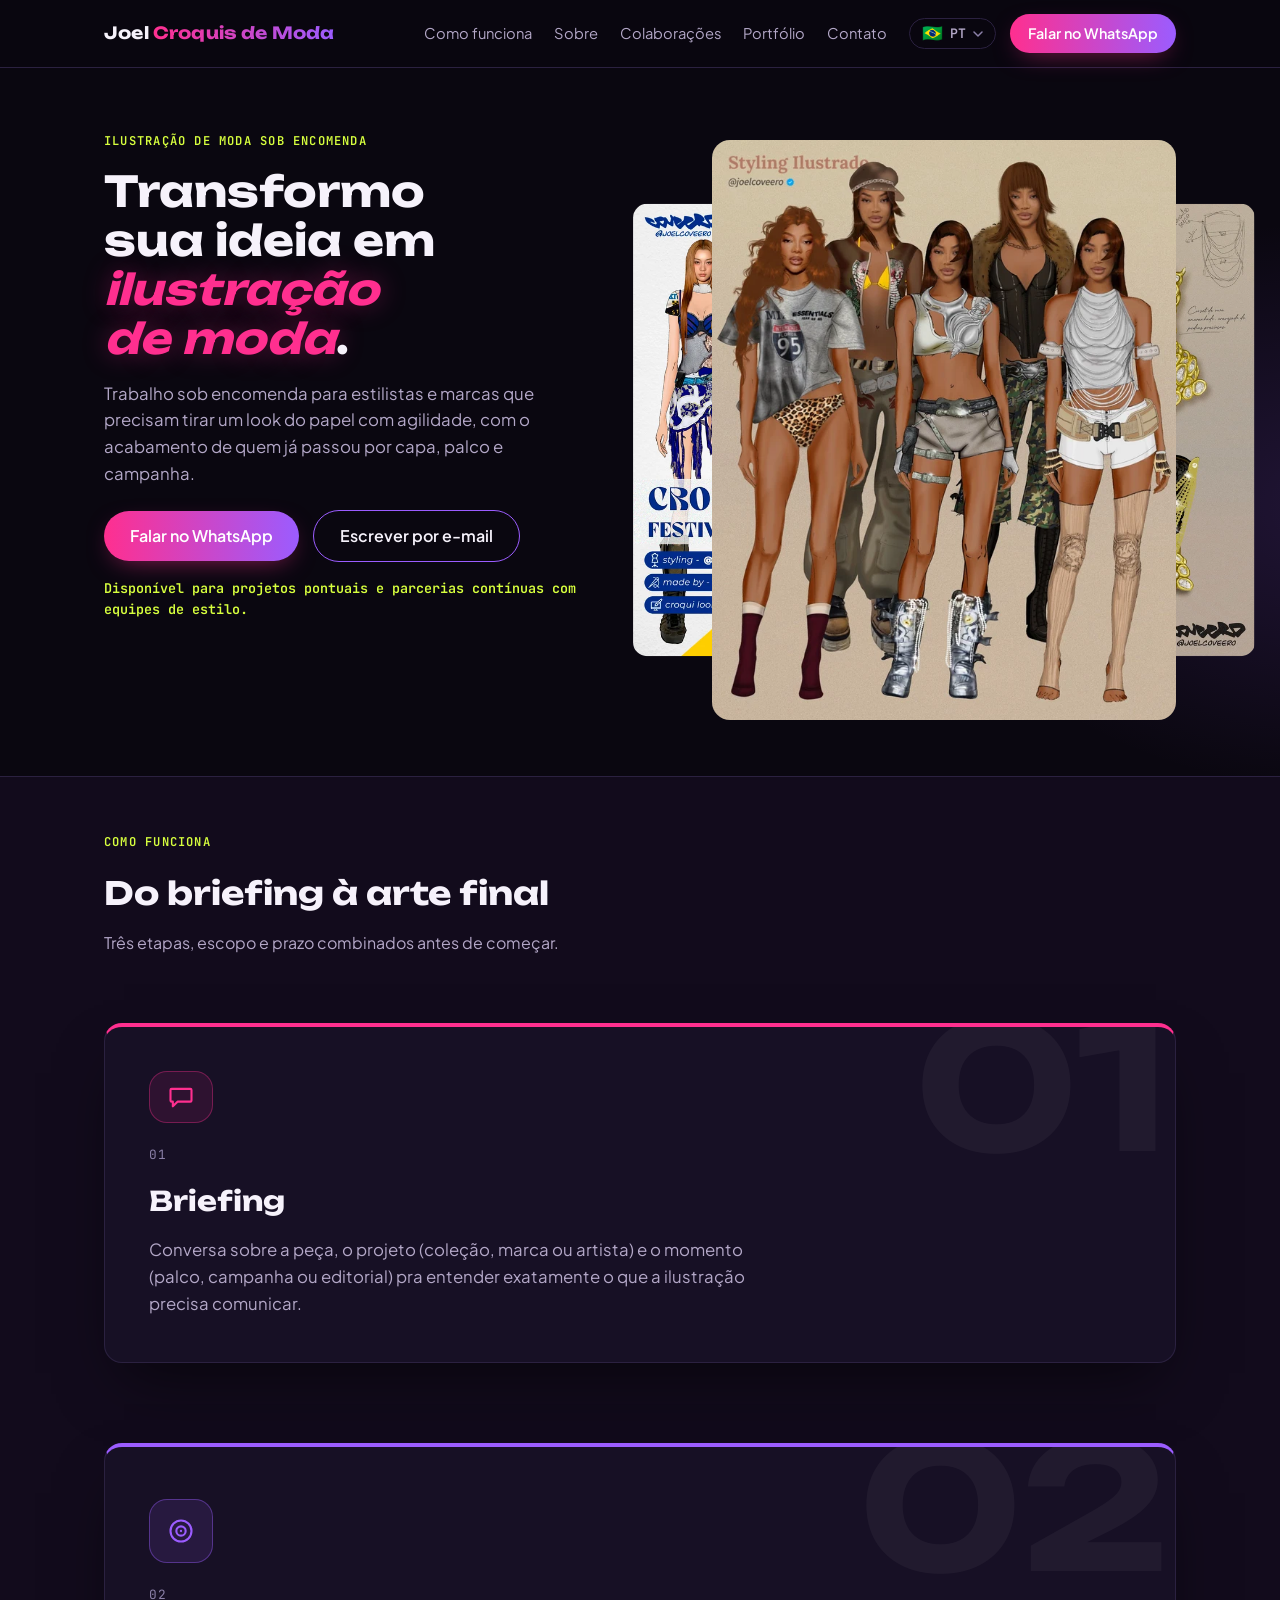
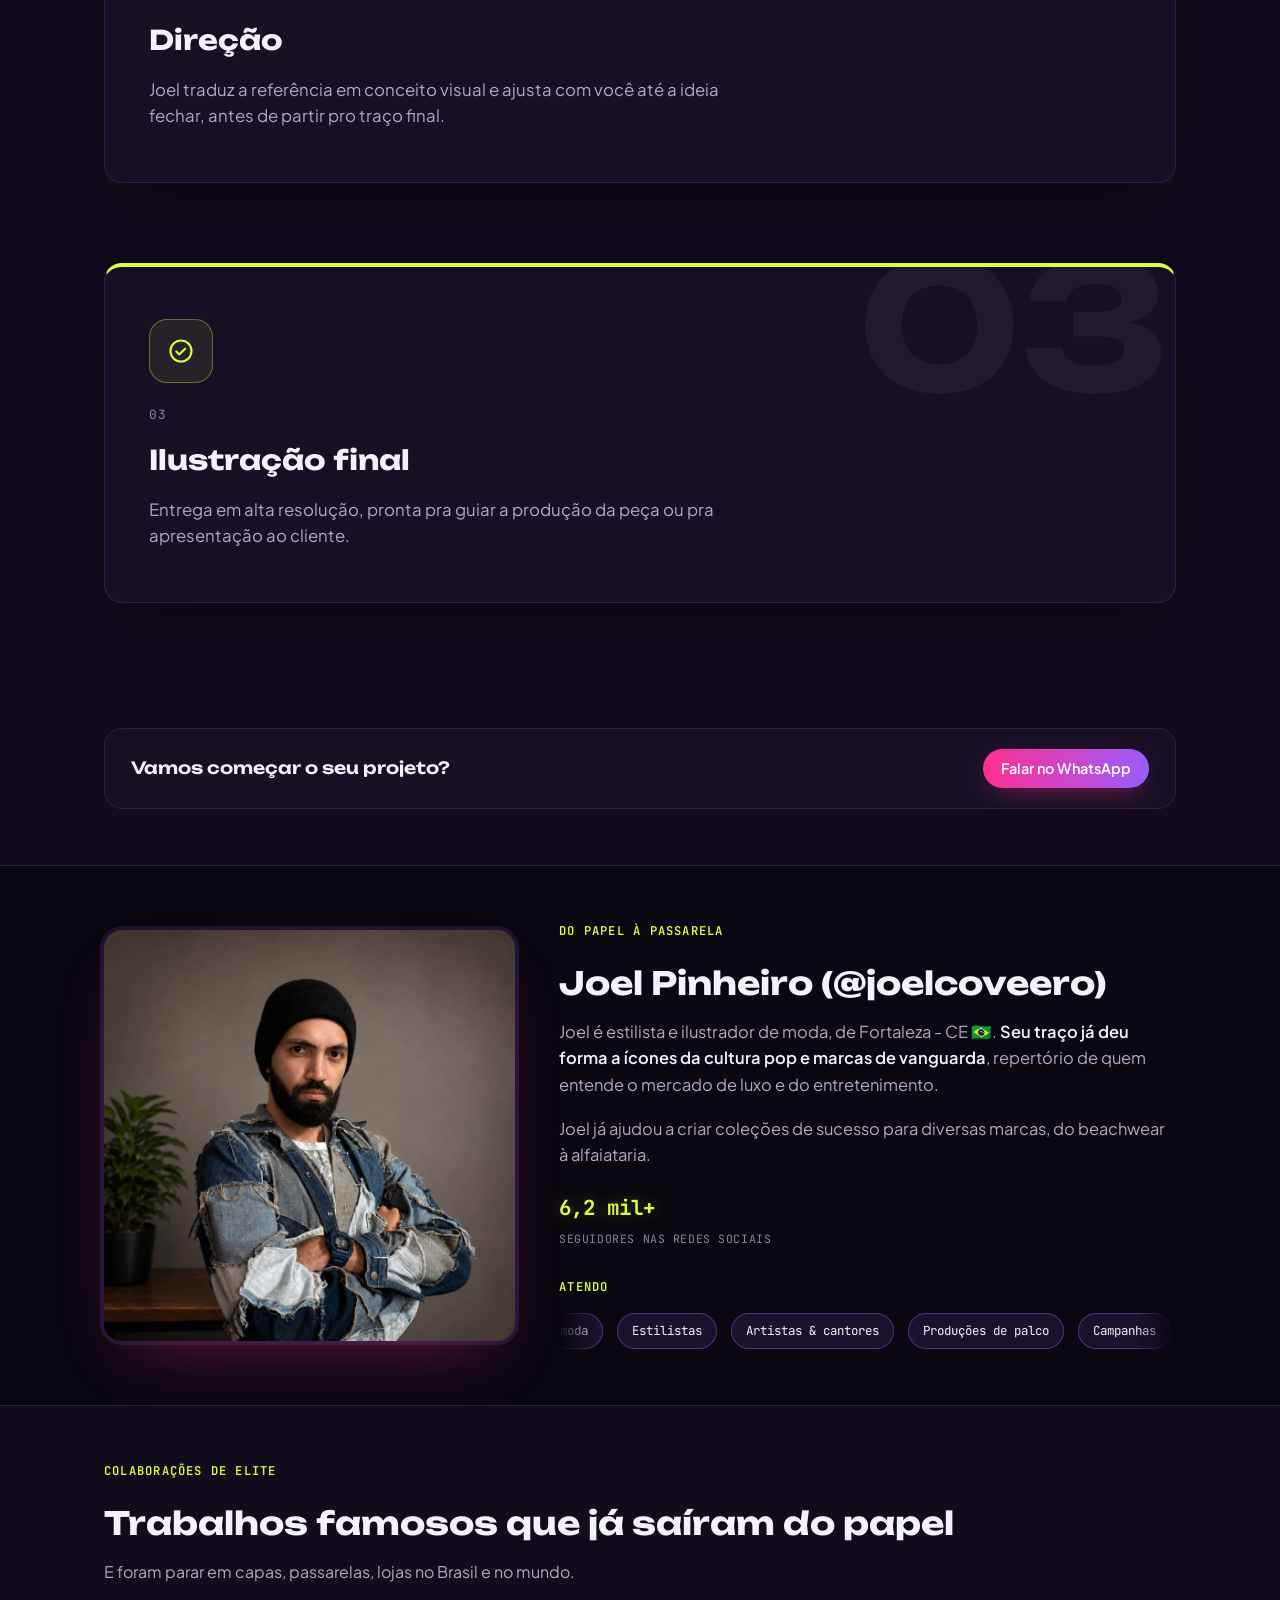
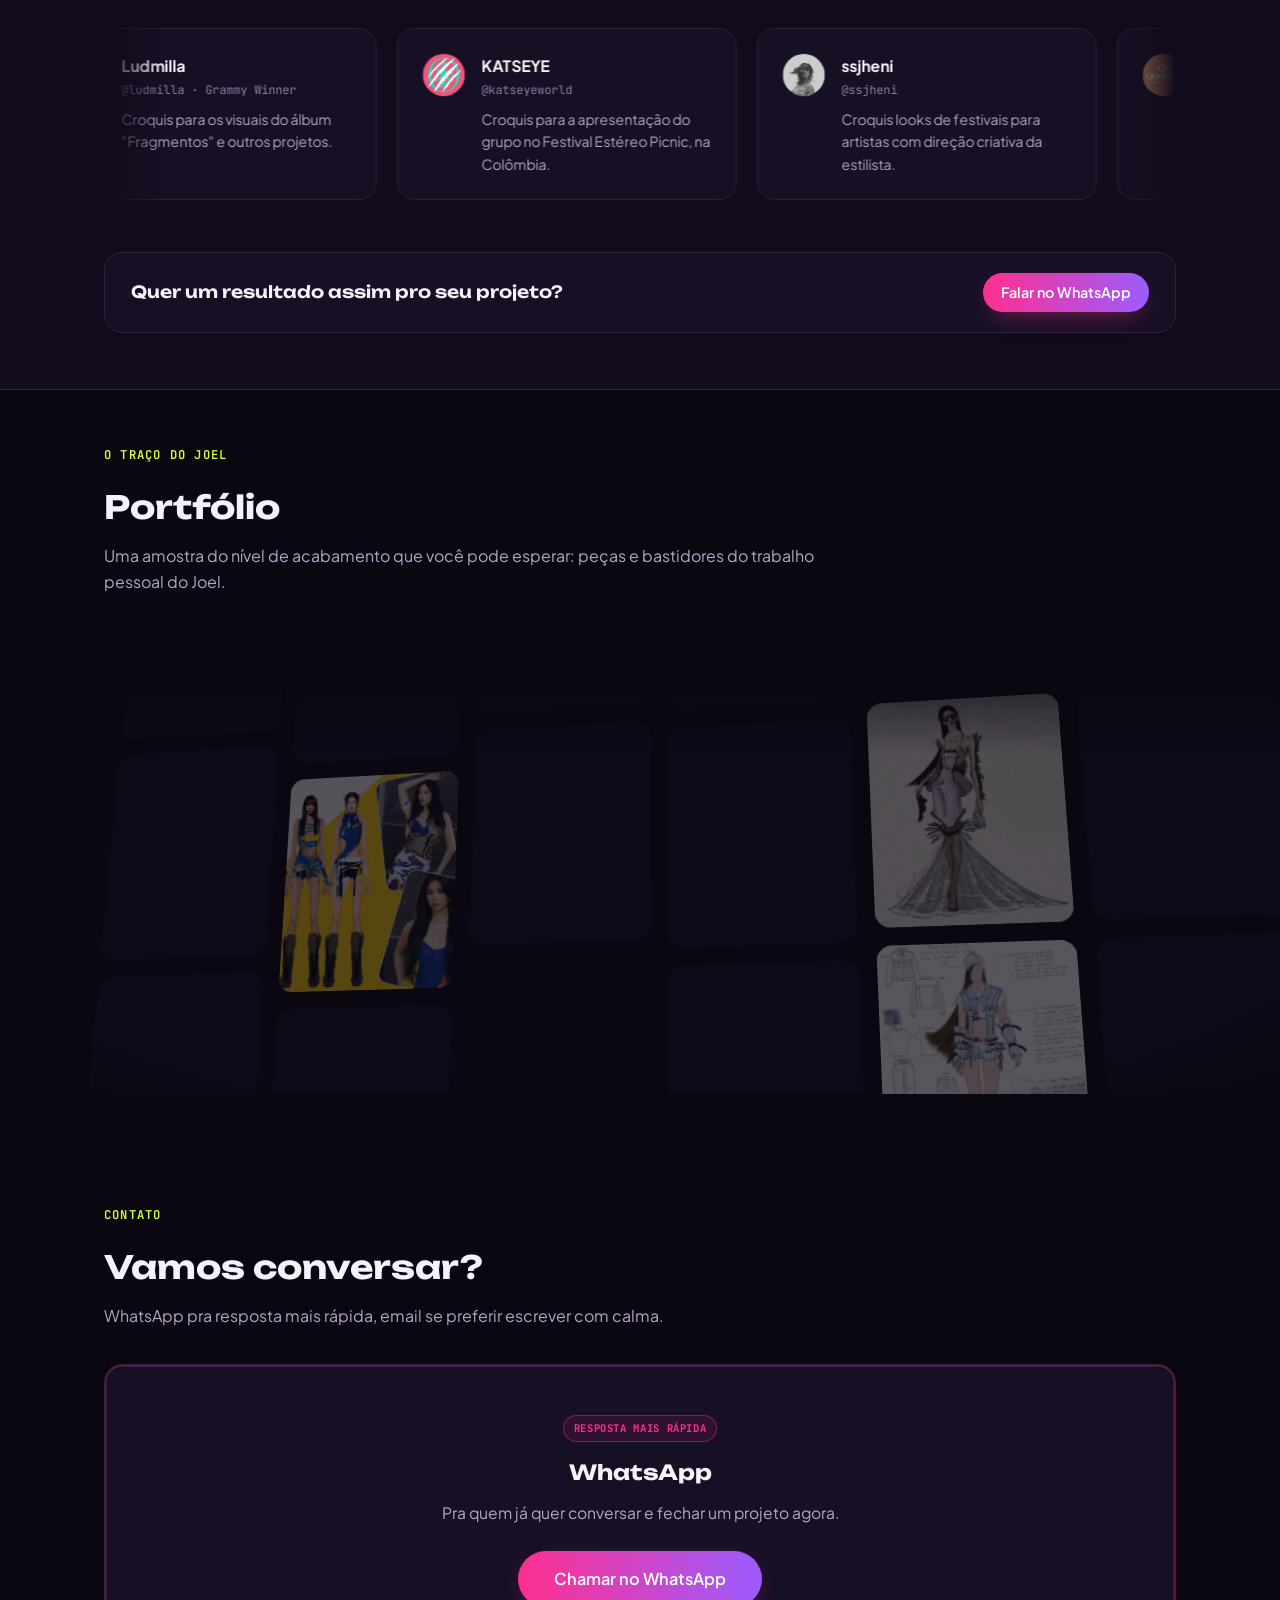
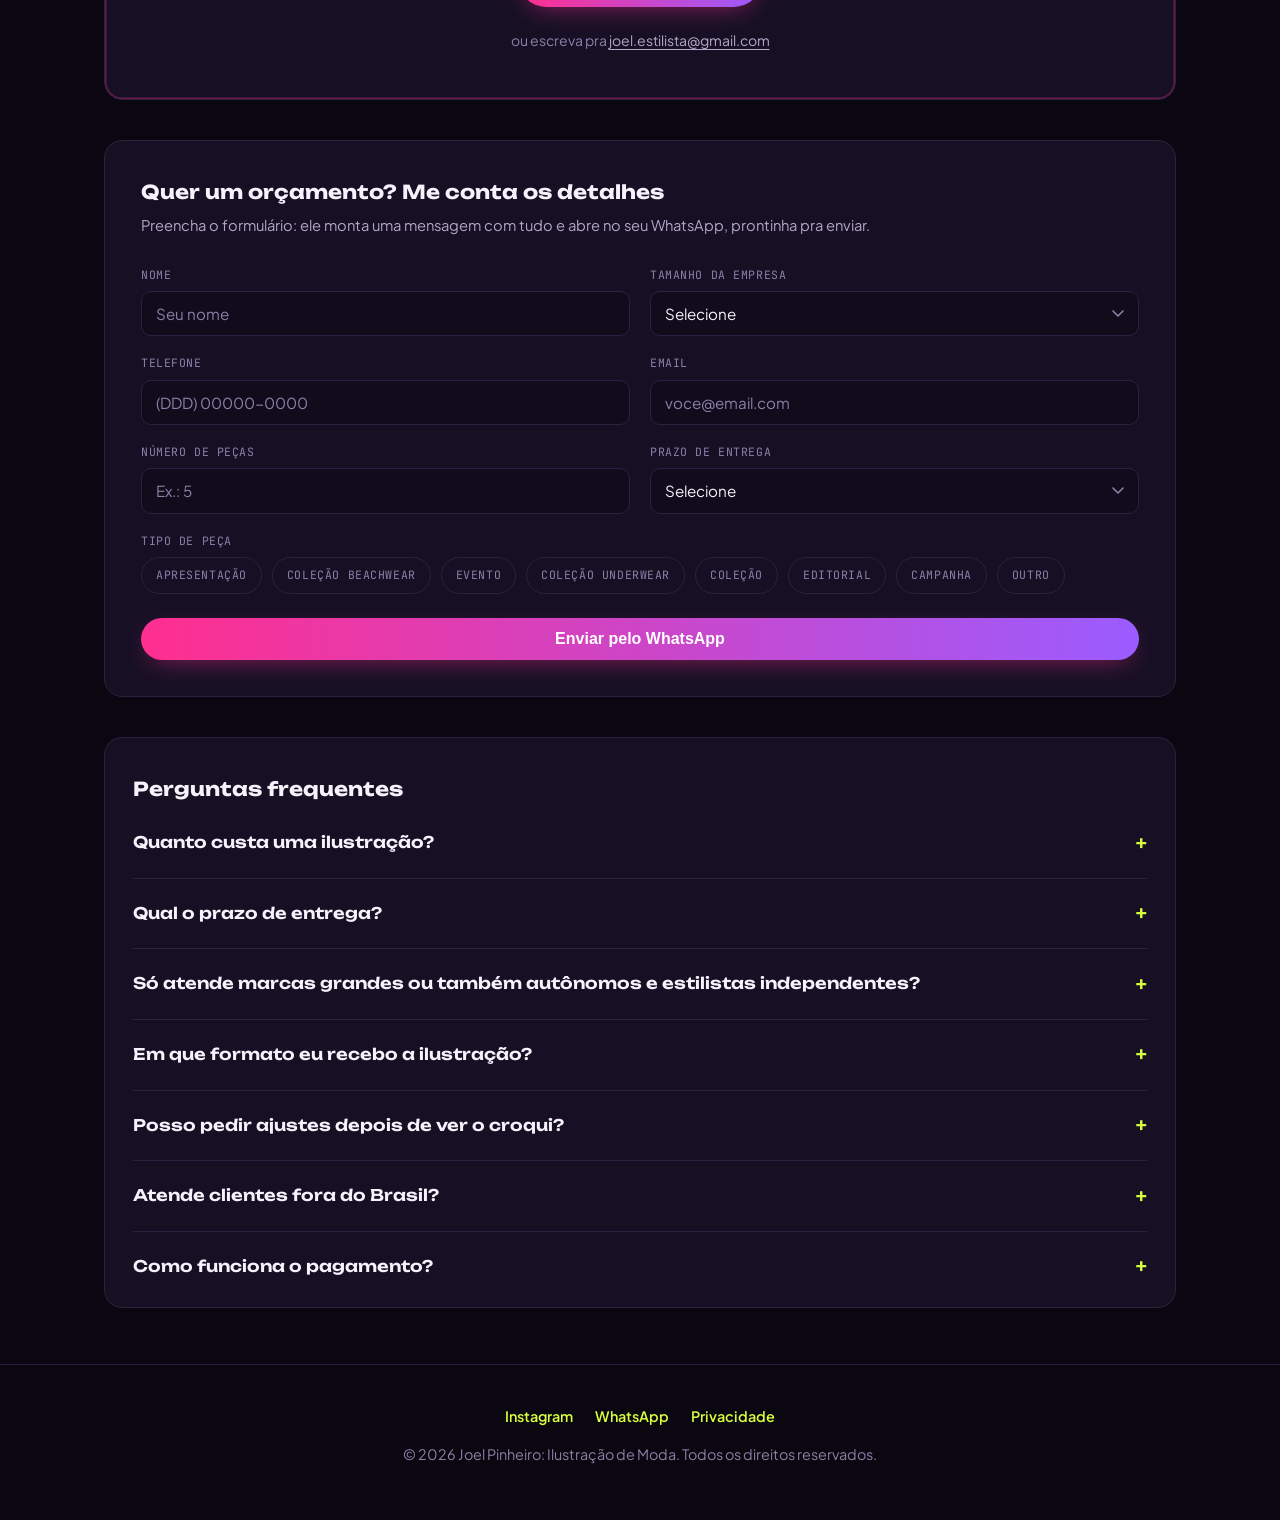
<file: ilustracao/index.html>
<!DOCTYPE html>
<html lang="pt-BR">
<head>
<meta charset="UTF-8">
<meta name="viewport" content="width=device-width, initial-scale=1.0">

<!-- Meta Pixel Code -->
<script>
!function(f,b,e,v,n,t,s)
{if(f.fbq)return;n=f.fbq=function(){n.callMethod?
n.callMethod.apply(n,arguments):n.queue.push(arguments)};
if(!f._fbq)f._fbq=n;n.push=n;n.loaded=!0;n.version='2.0';
n.queue=[];t=b.createElement(e);t.async=!0;
t.src=v;s=b.getElementsByTagName(e)[0];
s.parentNode.insertBefore(t,s)}(window, document,'script',
'https://connect.facebook.net/en_US/fbevents.js');
fbq('init', '4493762200768979');
fbq('track', 'PageView');
</script>
<noscript><img height="1" width="1" style="display:none"
src="https://www.facebook.com/tr?id=4493762200768979&ev=PageView&noscript=1"
/></noscript>
<!-- End Meta Pixel Code -->

<title>Joel Pinheiro | Ilustração de Moda Sob Encomenda</title>
<meta name="description" content="Ilustração de moda sob encomenda para marcas, estilistas e artistas: croqui personalizado com o traço que já assinou looks para Ludmilla e KATSEYE.">
<meta name="robots" content="index, follow">
<meta name="author" content="Joel Pinheiro (@joelcoveero)">
<meta name="theme-color" content="#0a0710">
<meta name="facebook-domain-verification" content="lqh1ew4him9407rze08hbg9vxzzr4c" />
<link rel="canonical" href="https://croquidemodapro.com.br/ilustracao/">

<meta property="og:type" content="website">
<meta property="og:locale" content="pt_BR">
<meta property="og:site_name" content="Joel Pinheiro | Ilustração">
<meta property="og:title" content="Joel Pinheiro | Ilustração de Moda Sob Encomenda">
<meta property="og:description" content="Croqui personalizado do briefing à arte final. O traço que já assinou looks para Ludmilla e KATSEYE, agora sob encomenda para o seu projeto.">
<meta property="og:image" content="https://croquidemodapro.com.br/assets/hero-croqui.png">
<meta property="og:url" content="https://croquidemodapro.com.br/ilustracao/">

<meta name="twitter:card" content="summary_large_image">
<meta name="twitter:title" content="Joel Pinheiro | Ilustração de Moda Sob Encomenda">
<meta name="twitter:description" content="Croqui personalizado do briefing à arte final, para marcas, estilistas e artistas.">
<meta name="twitter:image" content="https://croquidemodapro.com.br/assets/hero-croqui.png">

<link rel="icon" href="data:image/svg+xml,%3Csvg xmlns='http://www.w3.org/2000/svg' viewBox='0 0 64 64'%3E%3Crect width='64' height='64' rx='14' fill='%230a0710'/%3E%3Cdefs%3E%3ClinearGradient id='g' x1='0' y1='0' x2='1' y2='1'%3E%3Cstop offset='0' stop-color='%23ff2f8f'/%3E%3Cstop offset='1' stop-color='%239b5cff'/%3E%3C/linearGradient%3E%3C/defs%3E%3Ctext x='32' y='43' font-family='Arial,sans-serif' font-weight='700' font-size='26' fill='url(%23g)' text-anchor='middle'%3EJC%3C/text%3E%3C/svg%3E">
<link rel="preconnect" href="https://fonts.googleapis.com">
<link rel="preconnect" href="https://fonts.gstatic.com" crossorigin>
<link href="https://fonts.googleapis.com/css2?family=Unbounded:wght@500;700;800&family=Plus+Jakarta+Sans:ital,wght@0,400;0,500;0,600;0,700;1,500&family=JetBrains+Mono:wght@500;600;700&display=swap" rel="stylesheet">

<script type="application/ld+json">
{
  "@context": "https://schema.org",
  "@type": "Service",
  "serviceType": "Ilustração de moda sob encomenda",
  "provider": { "@type": "Person", "name": "Joel Pinheiro", "alternateName": "@joelcoveero" },
  "areaServed": "BR",
  "description": "Ilustração de moda sob encomenda para marcas, estilistas e artistas: croqui personalizado do briefing à arte final."
}
</script>
<style>
  :root{
    --bg:#0a0710;
    --bg-alt:#120b1c;
    --bg-card:#171025;
    --ink:#f6f2fb;
    --ink-soft:#b3a7c7;
    --ink-faint:#8b80a8;
    --line:#2b2140;
    --pink:#ff2f8f;
    --lime:#d7ff3e;
    --violet:#9b5cff;
    --radius:18px;
    --max:1120px;
    --font-display:'Unbounded',sans-serif;
    --font-body:'Plus Jakarta Sans',sans-serif;
    --font-mono:'JetBrains Mono',monospace;
  }
  *{box-sizing:border-box;}
  html{scroll-behavior:smooth;}
  /* O coverflow do hero deixa imagens vazando pros lados (overflow:visible) —
     sem isso a pagina ganha rolagem horizontal no mobile. `clip` em vez de
     `hidden` porque `hidden` transforma o elemento em contexto de rolagem e
     quebraria o position:sticky do header. */
  html{overflow-x:hidden;}
  @supports (overflow-x: clip){ html{overflow-x:clip;} }
  body{
    margin:0;
    max-width:100vw;
    overflow-x:hidden;
    font-family:var(--font-body);
    background:
      radial-gradient(ellipse 900px 520px at 12% -8%, rgba(255,47,143,.18), transparent 60%),
      radial-gradient(ellipse 750px 520px at 105% 8%, rgba(155,92,255,.16), transparent 55%),
      var(--bg);
    color:var(--ink);
    line-height:1.6;
  }
  @supports (overflow-x: clip){ body{overflow-x:clip;} }
  img{max-width:100%;display:block;}
  @media (prefers-reduced-motion: reduce){ html{scroll-behavior:auto;} }
  a:focus-visible, button:focus-visible, summary:focus-visible, [tabindex]:focus-visible{
    outline:2px solid var(--lime);outline-offset:3px;border-radius:4px;
  }
  .skip-link{
    position:absolute;left:16px;top:-64px;z-index:70;
    background:var(--bg-card);color:var(--ink);
    border:1px solid var(--lime);border-radius:8px;
    padding:10px 16px;text-decoration:none;font-weight:600;
    transition:top .2s ease;
  }
  .skip-link:focus-visible{top:12px;}
  main:focus, main:focus-visible{outline:none;}
  .reveal{opacity:0;transform:translateY(24px);transition:opacity .6s cubic-bezier(.22,1,.36,1),transform .6s cubic-bezier(.22,1,.36,1);}
  .reveal.is-visible{opacity:1;transform:translateY(0);}
  @media (prefers-reduced-motion: reduce){
    .reveal, .reveal.is-visible{opacity:1 !important;transform:none !important;transition:none !important;}
  }
  a{color:inherit;}
  h1,h2,h3{font-family:var(--font-display);text-wrap:balance;}
  h1 em{font-style:italic;font-weight:700;color:var(--pink);text-shadow:0 0 26px rgba(255,47,143,.35);}
  .wrap{max-width:var(--max);margin:0 auto;padding:0 24px;}

  header.site{
    position:sticky;top:0;z-index:40;
    background:rgba(10,7,16,.78);
    backdrop-filter:blur(10px);
    border-bottom:1px solid var(--line);
  }
  header.site .wrap{display:flex;align-items:center;justify-content:space-between;padding:14px 24px;gap:14px;}
  .brand{font-family:var(--font-display);font-weight:700;letter-spacing:.01em;font-size:1.05rem;text-decoration:none;flex-shrink:0;}
  .brand span{background:linear-gradient(90deg,var(--pink),var(--violet));-webkit-background-clip:text;background-clip:text;color:transparent;}
  nav.site{display:flex;align-items:center;margin-left:auto;}
  nav.site a{margin-left:22px;text-decoration:none;font-size:.92rem;color:var(--ink-soft);transition:color .15s ease;white-space:nowrap;flex-shrink:0;}
  nav.site a:hover{color:var(--lime);}
  .btn{
    display:inline-block;background:linear-gradient(90deg,var(--pink),var(--violet));
    color:#fff;padding:12px 26px;border-radius:999px;text-decoration:none;
    font-weight:600;font-size:1rem;border:none;cursor:pointer;
    box-shadow:0 8px 26px -10px rgba(255,47,143,.6);
    transition:box-shadow .18s ease, transform .18s ease;
  }
  .btn:hover{box-shadow:0 10px 32px -8px rgba(255,47,143,.8);transform:translateY(-1px);}
  .btn.ghost{background:transparent;border:1.5px solid var(--violet);color:var(--ink);box-shadow:none;}
  .btn.ghost:hover{background:rgba(155,92,255,.14);box-shadow:none;}
  .btn.small{padding:8px 18px;font-size:.9rem;flex-shrink:0;}

  /* Seletor de idioma — bandeira do idioma ativo + dropdown com os outros.
     Uma copia fica dentro do nav.site (some no mobile junto com o resto do
     menu horizontal) e outra dentro do painel mobile. */
  .lang-switch{position:relative;margin-left:22px;}
  .lang-trigger{
    display:inline-flex;align-items:center;gap:7px;background:transparent;
    border:1px solid var(--line);border-radius:999px;padding:6px 12px;
    color:var(--ink-soft);cursor:pointer;font-family:var(--font-mono);
    font-size:.82rem;font-weight:600;transition:border-color .15s ease, color .15s ease;
  }
  .lang-trigger:hover{color:var(--ink);border-color:var(--violet);}
  .lang-switch.open .lang-trigger{color:var(--lime);border-color:var(--lime);}
  .lang-flag{font-size:1.05rem;line-height:1;}
  .lang-caret{color:var(--ink-faint);transition:transform .15s ease;flex-shrink:0;}
  .lang-switch.open .lang-caret{transform:rotate(180deg);}
  .lang-menu{
    list-style:none;margin:8px 0 0;padding:6px;position:absolute;top:100%;right:0;
    min-width:150px;background:var(--bg-card);border:1px solid var(--line);
    border-radius:12px;box-shadow:0 18px 40px -14px rgba(0,0,0,.6);
    opacity:0;visibility:hidden;transform:translateY(-6px);
    transition:opacity .15s ease, transform .15s ease, visibility .15s;
    z-index:40;
  }
  .lang-switch.open .lang-menu{opacity:1;visibility:visible;transform:translateY(0);}
  .lang-menu button{
    display:flex;align-items:center;gap:9px;width:100%;background:transparent;border:none;
    color:var(--ink-soft);text-align:left;padding:9px 10px;border-radius:8px;cursor:pointer;
    font-family:var(--font-body);font-size:.9rem;font-weight:500;
  }
  .lang-menu button:hover{background:rgba(255,255,255,.06);color:var(--ink);}
  .mobile-nav .lang-switch{
    margin:28px 0 0;padding-top:20px;border-top:1px solid var(--line);
  }
  .mobile-nav .lang-trigger{width:100%;justify-content:space-between;padding:12px 14px;font-size:.95rem;}
  .mobile-nav .lang-menu{
    position:static;display:none;opacity:1;visibility:visible;transform:none;
    box-shadow:none;border:none;background:transparent;margin-top:10px;padding:0;
  }
  .mobile-nav .lang-switch.open .lang-menu{display:block;}
  .mobile-nav .lang-menu button{font-size:1.05rem;padding:10px 6px;}

  .sm-toggle{
    display:none;align-items:center;justify-content:center;background:transparent;border:1px solid var(--line);
    color:var(--ink);border-radius:999px;padding:11px;cursor:pointer;flex-shrink:0;
  }
  .sm-icon{display:inline-flex;flex-direction:column;gap:3px;width:16px;}
  .sm-icon span{display:block;height:1.5px;background:var(--ink);border-radius:1px;}
  .mobile-nav{
    display:none;position:fixed;inset:0;z-index:30;background:rgba(10,7,16,.97);
    padding:100px 24px 40px;opacity:0;pointer-events:none;transition:opacity .25s ease;
    overflow-y:auto;-webkit-overflow-scrolling:touch;overscroll-behavior:contain;
  }
  .mobile-nav.is-open{opacity:1;pointer-events:auto;}
  body.nav-open{overflow:hidden;}
  .mobile-nav a{
    display:block;font-family:var(--font-display);font-size:1.6rem;color:var(--ink);
    text-decoration:none;padding:14px 0;border-bottom:1px solid var(--line);
  }
  .mobile-nav a:hover{color:var(--lime);}
  @media (max-width:1140px){
    nav.site{display:none;}
    .header-cta{display:none;}
    .sm-toggle{display:inline-flex;}
    .mobile-nav{display:block;}
  }
  .mobile-nav .btn{
    display:block;width:100%;text-align:center;margin-top:24px;
    font-size:.95rem;padding:14px 16px;white-space:nowrap;
  }

  /* Ícone hambúrguer -> X quando o menu está aberto (dá uma pista visual
     clara de que aquele mesmo botão fecha o menu). */
  .sm-icon span{transition:transform .22s ease, opacity .22s ease;}
  .sm-toggle.is-open .sm-icon span:nth-child(1){transform:translateY(4.5px) rotate(45deg);}
  .sm-toggle.is-open .sm-icon span:nth-child(2){opacity:0;}
  .sm-toggle.is-open .sm-icon span:nth-child(3){transform:translateY(-4.5px) rotate(-45deg);}

  .hero{padding:64px 0 56px;}
  .hero .wrap{display:grid;grid-template-columns:1fr .85fr;gap:48px;align-items:center;}
  /* Itens de grid tem min-width:auto por padrao: sem isso, o carrossel do
     hero (filhos absolutos com transforms grandes) pode forcar a coluna a
     ficar mais larga que o viewport, cortando o texto da outra coluna no
     meio da palavra em vez de quebrar linha. */
  .hero .wrap > *{min-width:0;}
  .eyebrow{
    font-family:var(--font-mono);text-transform:uppercase;letter-spacing:.1em;font-size:.76rem;
    color:var(--lime);font-weight:600;margin-bottom:16px;
  }
  h1{font-size:clamp(2rem,4vw,2.65rem);line-height:1.15;margin:0 0 18px;font-weight:700;}
  .lead{font-size:1.05rem;color:var(--ink-soft);margin:0 0 22px;max-width:50ch;}
  .hero-actions{display:flex;gap:14px;flex-wrap:wrap;align-items:center;}
  @media (max-width:520px){
    .hero-actions{flex-direction:column;align-items:stretch;}
    .hero-actions .btn{width:100%;text-align:center;}
  }
  .hero-note{font-family:var(--font-mono);font-size:.84rem;font-weight:600;color:var(--lime);margin:16px 0 0;}

  .stat-strip{display:flex;align-items:center;gap:22px;margin-top:30px;flex-wrap:wrap;}
  .stat-item{display:flex;flex-direction:column;}
  .stat-num{font-family:var(--font-mono);font-weight:700;font-size:1.7rem;color:var(--lime);text-shadow:0 0 20px rgba(215,255,62,.4);line-height:1;}
  .stat-label{font-family:var(--font-mono);font-size:.66rem;letter-spacing:.08em;text-transform:uppercase;color:var(--ink-faint);margin-top:6px;}
  .stat-div{width:1px;height:32px;background:linear-gradient(180deg,transparent,var(--violet),transparent);opacity:.7;}

  .hero-visual{position:relative;aspect-ratio:4/5;text-align:center;overflow:visible;}
  @media (max-width:820px){ .hero-visual{aspect-ratio:16/10;order:-1;} }

  /* Carrossel coverflow — mesma logica do hero da LP do pack: uma imagem
     ativa no centro, duas vizinhas solidas e duas mais distantes e
     transparentes. No desktop as duas distantes ficam escondidas (so 3
     visiveis, girando nas pontas); no mobile as 5 aparecem. */
  .showcase-carousel{position:relative;width:464px;height:580px;max-width:100%;margin:8px auto 0;touch-action:pan-y;cursor:grab;}
  .showcase-carousel.is-dragging{cursor:grabbing;}
  @media (min-width:821px){ .hero .wrap{align-items:start;gap:120px;} }
  .showcase-carousel img{
    /* height:100% e nao top/bottom:0 — imagens sao elementos substituidos e
       ignoram o "esticar" entre top e bottom, ficando na altura intrinseca. */
    position:absolute;top:0;left:50%;
    width:100%;height:100%;object-fit:contain;border-radius:var(--radius);
    opacity:0;transition:opacity .6s ease, transform .6s ease;
    transform:translateX(-50%) scale(.5);
    z-index:1;pointer-events:none;cursor:pointer;
    -webkit-user-drag:none;user-select:none;
  }
  .showcase-carousel img.active{opacity:1;transform:translateX(-50%) scale(1);z-index:5;pointer-events:auto;}
  .showcase-carousel img.near-prev{opacity:1;transform:translateX(calc(-50% - 130px)) scale(.78);z-index:4;pointer-events:auto;}
  .showcase-carousel img.near-next{opacity:1;transform:translateX(calc(-50% + 130px)) scale(.78);z-index:4;pointer-events:auto;}
  .showcase-carousel img.far-prev{opacity:.25;transform:translateX(calc(-50% - 220px)) scale(.58);z-index:3;}
  .showcase-carousel img.far-next{opacity:.25;transform:translateX(calc(-50% + 220px)) scale(.58);z-index:3;}
  .showcase-carousel img.hidden{opacity:0;transform:translateX(-50%) scale(.4);z-index:1;}
  @media (prefers-reduced-motion: reduce){ .showcase-carousel img{transition:none;} }
  @media (min-width:821px){
    .showcase-carousel img.far-prev,
    .showcase-carousel img.far-next{opacity:0;}
  }
  @media (max-width:820px){
    .showcase-carousel{width:100%;height:320px;}
    .showcase-carousel img.near-prev{transform:translateX(calc(-50% - 88px)) scale(.74);}
    .showcase-carousel img.near-next{transform:translateX(calc(-50% + 88px)) scale(.74);}
    .showcase-carousel img.far-prev{transform:translateX(calc(-50% - 140px)) scale(.55);}
    .showcase-carousel img.far-next{transform:translateX(calc(-50% + 140px)) scale(.55);}
  }

  section{padding:56px 0;}
  section.alt{background:var(--bg-alt);border-top:1px solid var(--line);border-bottom:1px solid var(--line);}
  h2{font-size:clamp(1.5rem,3vw,2rem);margin:0 0 10px;font-weight:700;}
  .section-lead{color:var(--ink-soft);max-width:60ch;margin:0 0 36px;}

  .about{display:grid;grid-template-columns:.8fr 1.2fr;gap:44px;align-items:center;}
  .about > *{min-width:0;}

  /* TiltedCard — vanilla port do componente React Bits (reactbits.dev).
     Mesmo comportamento, reescrito sem React/Motion porque este é um site
     estático sem build. Usa gsap.quickTo (GSAP já carregado pro
     DepthCarousel) pro amortecimento tipo "spring"; em telas sem hover
     (touch) o tilt não é ativado e a foto fica estática, sem aviso. */
  .about-photo{
    position:relative;perspective:800px;
    aspect-ratio:1;border-radius:var(--radius);background:var(--bg-card);
    box-shadow:0 0 0 4px rgba(155,92,255,.14), 0 30px 60px -25px rgba(255,47,143,.35);
  }
  .tilted-card-inner{position:absolute;inset:0;transform-style:preserve-3d;}
  .tilted-card-inner img{
    position:absolute;inset:0;width:100%;height:100%;
    object-fit:cover;object-position:center 30%;border-radius:var(--radius);
    will-change:transform;backface-visibility:hidden;
  }
  .tilted-card-caption{
    pointer-events:none;position:absolute;left:0;top:0;
    border-radius:6px;background:var(--ink);padding:5px 12px;
    font-family:var(--font-mono);font-size:.72rem;font-weight:600;color:#0a0710;
    opacity:0;z-index:3;white-space:nowrap;
  }
  .stats{display:flex;gap:28px;margin-top:22px;flex-wrap:wrap;}
  .stat b{display:block;font-family:var(--font-mono);font-size:1.3rem;color:var(--lime);text-shadow:0 0 16px rgba(215,255,62,.35);}
  .stat span{font-family:var(--font-mono);font-size:.72rem;letter-spacing:.05em;text-transform:uppercase;color:var(--ink-faint);}
  .about p{font-size:1.03rem;color:var(--ink-soft);max-width:62ch;margin:0 0 18px;}
  .about strong{color:var(--ink);font-weight:600;}

  .audience-eyebrow{margin-top:28px;}
  .tag{
    display:inline-block;white-space:nowrap;font-family:var(--font-mono);font-size:.78rem;color:var(--ink);
    background:rgba(155,92,255,.12);border:1px solid rgba(155,92,255,.4);
    padding:7px 14px;border-radius:999px;
  }

  /* LogoLoop — vanilla port do componente React Bits (reactbits.dev).
     Sem dependência externa (só requestAnimationFrame), então é uma
     tradução quase 1:1: mede a largura de uma sequência de tags e clona
     cópias suficientes pra preencher o container + 2 de folga, criando
     um loop contínuo sem emenda visível. Usa tags de texto em vez de
     logos de imagem (não há logos aqui, só categorias de cliente). */
  .logoloop{position:relative;min-width:0;margin-top:10px;overflow:hidden;touch-action:pan-y;cursor:grab;-webkit-mask-image:linear-gradient(to right,transparent,#000 40px,#000 calc(100% - 40px),transparent);mask-image:linear-gradient(to right,transparent,#000 40px,#000 calc(100% - 40px),transparent);}
  .logoloop.is-dragging{cursor:grabbing;}
  .logoloop__item{-webkit-user-drag:none;user-select:none;}
  .logoloop__track{display:flex;width:max-content;will-change:transform;}
  .logoloop__item{flex:0 0 auto;margin-right:14px;}

  .colab-loop-wrap{margin-top:36px;}
  .colab-loop-wrap .logoloop{
    padding:8px 0;margin-top:2px;
    -webkit-mask-image:linear-gradient(to right,transparent,#000 60px,#000 calc(100% - 60px),transparent);mask-image:linear-gradient(to right,transparent,#000 60px,#000 calc(100% - 60px),transparent);
  }
  .colab-loop-wrap .logoloop__item{margin-right:20px;}
  .trust-card{
    width:340px;height:100%;flex-shrink:0;box-sizing:border-box;
    background:var(--bg-card);border:1px solid var(--line);border-radius:var(--radius);
    padding:24px;display:flex;gap:16px;align-items:flex-start;
    transition:transform .18s ease, border-color .18s ease;
  }
  .trust-card:hover{transform:translateY(-4px);border-color:var(--pink);}
  .trust-avatar{
    width:44px;height:44px;border-radius:50%;flex-shrink:0;
    object-fit:cover;border:1px solid var(--line);
  }
  .trust-body a.trust-name{color:var(--ink);text-decoration:none;font-weight:700;font-size:.98rem;}
  .trust-body a.trust-name:hover{color:var(--lime);}
  .trust-handle{display:block;font-family:var(--font-mono);font-size:.74rem;color:var(--ink-faint);margin:2px 0 8px;}
  .trust-quote{color:var(--ink-soft);font-size:.88rem;margin:0;}

  /* DriftWall — vanilla port do componente React Bits (reactbits.dev).
     Colunas de fotos deslizando em loop, com tilt 3D que segue o mouse e
     lift + cor ao passar por cima. Sem dependência externa (só CSS 3D +
     requestAnimationFrame), então a estrutura das colunas/tiles é toda
     montada via JS (mesma lógica de distribuição round-robin do original). */
  .portfolio-driftwall-wrap{height:460px;margin-top:40px;}
  @media (max-width:820px){ .portfolio-driftwall-wrap{height:380px;} }
  @media (max-width:520px){ .portfolio-driftwall-wrap{height:320px;} }
  .drift-wall{
    position:relative;width:100%;height:100%;overflow:hidden;border-radius:var(--radius);
    perspective:var(--dw-perspective,1200px);perspective-origin:50% 50%;
    --dw-tile-w:170px;--dw-tile-h:210px;--dw-gap:16px;--dw-radius:14px;
    --dw-lift:50px;--dw-dim:.55;--dw-gray:0;--dw-overlay:#0a0710;--dw-edge:74%;
    -webkit-mask-image:radial-gradient(ellipse 78% 82% at 50% 46%,#000 var(--dw-edge),transparent 100%),
      linear-gradient(to top,#000 var(--dw-edge),transparent 100%);
    -webkit-mask-composite:source-in;
    mask-image:radial-gradient(ellipse 78% 82% at 50% 46%,#000 var(--dw-edge),transparent 100%),
      linear-gradient(to top,#000 var(--dw-edge),transparent 100%);
    mask-composite:intersect;
  }
  .drift-wall__plane{
    position:absolute;top:50%;left:50%;display:flex;flex-direction:row;
    transform-style:preserve-3d;cursor:pointer;transform-origin:50% 50%;will-change:transform;
  }
  .drift-wall__col{position:relative;width:calc(var(--dw-tile-w) + var(--dw-gap));transform-style:preserve-3d;}
  .drift-wall__track{display:flex;flex-direction:column;will-change:transform;transform-style:preserve-3d;}
  .drift-wall__tile{
    position:relative;display:block;width:100%;height:calc(var(--dw-tile-h) + var(--dw-gap));
    flex:0 0 auto;outline:none;transform-style:preserve-3d;
  }
  .drift-wall__inner{
    position:absolute;inset:calc(var(--dw-gap) / 2);display:block;border-radius:var(--dw-radius);
    overflow:hidden;background:var(--bg-card);opacity:var(--dw-dim);transform:translateZ(0);
    pointer-events:none;
    transition:transform .42s cubic-bezier(.22,1,.36,1),opacity .42s cubic-bezier(.22,1,.36,1),box-shadow .42s cubic-bezier(.22,1,.36,1);
  }
  .drift-wall__tile img{
    width:100%;height:100%;object-fit:cover;display:block;
    filter:grayscale(var(--dw-gray)) saturate(.92);
    transition:filter .42s cubic-bezier(.22,1,.36,1);
    user-select:none;-webkit-user-drag:none;
  }
  .drift-wall__overlay{position:absolute;inset:0;background:var(--dw-overlay);opacity:.42;pointer-events:none;transition:opacity .42s cubic-bezier(.22,1,.36,1);}
  .drift-wall__tile.is-active .drift-wall__inner,
  .drift-wall__tile:focus-visible .drift-wall__inner{
    opacity:1;transform:translateZ(var(--dw-lift));box-shadow:0 24px 60px -18px rgba(0,0,0,.7);
  }
  .drift-wall__tile.is-active img,
  .drift-wall__tile:focus-visible img{filter:grayscale(0) saturate(1.05);}
  .drift-wall__tile.is-active .drift-wall__overlay,
  .drift-wall__tile:focus-visible .drift-wall__overlay{opacity:0;}
  .drift-wall__tile:focus-visible .drift-wall__inner{box-shadow:0 24px 60px -18px rgba(0,0,0,.7), 0 0 0 2px rgba(255,255,255,.9);}
  @media (prefers-reduced-motion: reduce){ .drift-wall__plane, .drift-wall__track{will-change:auto;} }
  @media (max-width:820px){
    .drift-wall{
      --dw-tile-w:130px; --dw-tile-h:162px; --dw-gap:12px; --dw-dim:.9;
      -webkit-mask-image:none; mask-image:none;
      -webkit-mask-composite:source-over; mask-composite:add;
    }
  }

  .icon-badge{
    width:50px;height:50px;border-radius:14px;
    display:flex;align-items:center;justify-content:center;margin-bottom:18px;
    background:rgba(255,47,143,.1);border:1px solid rgba(255,47,143,.35);
  }
  .icon-badge.lime{background:rgba(215,255,62,.08);border-color:rgba(215,255,62,.35);}
  .icon-badge.violet{background:rgba(155,92,255,.12);border-color:rgba(155,92,255,.4);}
  .process-num{
    display:inline-block;font-family:var(--font-mono);font-size:.7rem;color:var(--ink-faint);
    letter-spacing:.08em;text-transform:uppercase;margin-bottom:10px;
  }

  /* ScrollStack — vanilla port do componente React Bits (reactbits.dev).
     useWindowScroll:true (igual ao demo original) — os cards empilham
     conforme a PÁGINA rola, via scroll nativo (sem Lenis — ver o
     comentário no script). O padding-bottom aqui é só a folga pro
     último card soltar o pin suavemente; um valor grande demais (o
     demo original usa 50rem) deixa uma área morta enorme depois que o
     3º card libera e antes da próxima seção aparecer. */
  .scroll-stack-wrap{margin-top:8px;}
  .scroll-stack-scroller{position:relative;width:100%;}
  .scroll-stack-inner{padding:2rem 0 5rem;}
  @media (max-width:820px){ .scroll-stack-inner{padding:1.5rem 0 4rem;} }
  .scroll-stack-card{
    transform-origin:top center;backface-visibility:hidden;
    box-shadow:0 30px 60px -20px rgba(0,0,0,.6);
    height:340px;width:100%;box-sizing:border-box;position:relative;overflow:hidden;
    border-radius:var(--radius);background:var(--bg-card);border:1px solid var(--line);
  }
  .scroll-stack-end{width:100%;height:1px;}
  .process-visual-card{padding:44px 44px;display:flex;flex-direction:column;justify-content:center;}
  .process-visual-card .process-ghost-num{
    position:absolute;top:-30px;right:6px;font-family:var(--font-display);font-weight:700;
    font-size:11rem;line-height:1;color:rgba(255,255,255,.045);pointer-events:none;user-select:none;
  }
  .process-visual-card.pink{border-top:4px solid var(--pink);}
  .process-visual-card.violet{border-top:4px solid var(--violet);}
  .process-visual-card.lime{border-top:4px solid var(--lime);}
  .process-visual-card .icon-badge{width:64px;height:64px;border-radius:18px;margin-bottom:22px;}
  .process-visual-card .process-num{font-size:.8rem;margin-bottom:14px;}
  .process-visual-card h3{margin:0 0 14px;font-size:1.7rem;font-weight:700;}
  .process-visual-card p{margin:0;color:var(--ink-soft);font-size:1.05rem;max-width:52ch;}
  @media (max-width:520px){
    .scroll-stack-card{height:400px;}
    .process-visual-card{padding:32px 28px;}
    .process-visual-card h3{font-size:1.4rem;}
    .process-visual-card p{font-size:.96rem;}
    .process-visual-card .process-ghost-num{font-size:7rem;}
  }

  /* Bloco principal de contato — WhatsApp como CTA único e dominante,
     com o email como sub-item discreto embaixo (em vez de dois painéis
     "ou" competindo em pé de igualdade). */
  .contact-primary{
    background:var(--bg-card);border:1px solid var(--line);border-radius:var(--radius);
    padding:48px 32px;text-align:center;box-shadow:inset 0 0 0 1.5px rgba(255,47,143,.35);
  }
  .contact-primary h3{font-size:1.3rem;margin:0 0 10px;}
  .contact-primary-sub{color:var(--ink-soft);font-size:.98rem;margin:0 0 26px;max-width:42ch;margin-inline:auto;}
  .contact-primary .btn{font-size:1.02rem;padding:15px 36px;}
  .contact-alt{margin:22px 0 0;color:var(--ink-faint);font-size:.88rem;}
  .contact-alt a{color:var(--ink-soft);text-decoration:underline;text-underline-offset:3px;}
  .contact-alt a:hover{color:var(--lime);}
  .flow-priority-badge{
    display:inline-block;font-family:var(--font-mono);font-size:.66rem;font-weight:700;
    letter-spacing:.06em;text-transform:uppercase;color:var(--pink);
    background:rgba(255,47,143,.1);border:1px solid rgba(255,47,143,.4);
    padding:4px 10px;border-radius:999px;margin-bottom:14px;
  }

  /* CTA de fechamento — só em Como funciona e Colaborações (não em toda
     seção: já tentamos isso e ficou repetitivo). */
  .section-cta{
    margin-top:44px;padding:20px 26px;border-radius:var(--radius);
    background:var(--bg-card);border:1px solid var(--line);
    display:flex;align-items:center;justify-content:space-between;gap:18px;flex-wrap:wrap;
  }
  .section-cta span{font-family:var(--font-display);font-weight:600;font-size:1.05rem;color:var(--ink);}
  @media (max-width:520px){
    .section-cta{flex-direction:column;align-items:stretch;text-align:center;}
    .section-cta .btn{width:100%;text-align:center;}
  }

  /* FAQ — acordeão nativo (<details>), sem JS. */
  .faq-card{
    margin-top:40px;background:var(--bg-card);border:1px solid var(--line);
    border-radius:var(--radius);padding:6px 28px;
  }
  .faq-card h3{margin:30px 0 4px;font-size:1.2rem;font-weight:700;}
  .faq-item{border-bottom:1px solid var(--line);padding:22px 0;}
  .faq-item:last-child{border-bottom:none;}
  .faq-item summary{
    cursor:pointer;list-style:none;display:flex;align-items:center;
    justify-content:space-between;gap:16px;font-family:var(--font-display);
    font-weight:600;font-size:1rem;color:var(--ink);
  }
  .faq-item summary::-webkit-details-marker{display:none;}
  .faq-item summary::after{
    content:"+";flex-shrink:0;font-family:var(--font-mono);font-size:1.3rem;
    color:var(--lime);line-height:1;
  }
  .faq-item[open] summary::after{content:"–";}
  .faq-item summary:hover{color:var(--pink);}
  .faq-item p{margin:14px 0 0;color:var(--ink-soft);font-size:.95rem;line-height:1.6;}
  @media (max-width:640px){
    .faq-card{padding:4px 22px;}
  }
  @media (max-width:820px){
    .hero .wrap{grid-template-columns:1fr;}
    .trust-grid{grid-template-columns:1fr;}
    .about{grid-template-columns:1fr;}
  }

  /* Formulário de orçamento — sem backend (site estático), então o
     submit monta uma mensagem formatada e abre o WhatsApp já
     preenchido, em vez de enviar pra um servidor. */
  .quote-form-card{
    margin-top:40px;background:var(--bg-card);border:1px solid var(--line);
    border-radius:var(--radius);padding:36px;
  }
  .quote-form-card h3{margin:0 0 6px;font-size:1.2rem;font-weight:700;}
  .quote-form-card .form-sub{color:var(--ink-soft);font-size:.92rem;margin:0 0 28px;}
  .quote-form{display:grid;grid-template-columns:1fr 1fr;gap:18px 20px;}
  .form-field{display:flex;flex-direction:column;gap:7px;}
  .form-field.full{grid-column:1/-1;}
  .form-field label{
    font-family:var(--font-mono);font-size:.72rem;letter-spacing:.05em;
    text-transform:uppercase;color:var(--ink-faint);
  }
  .form-field input,
  .form-field select{
    background:var(--bg-alt);border:1px solid var(--line);border-radius:10px;
    padding:11px 14px;color:var(--ink);font-family:var(--font-body);font-size:.95rem;
    line-height:1.4;outline:none;transition:border-color .15s ease;color-scheme:dark;
  }
  .form-field select{
    padding-right:40px;appearance:none;-webkit-appearance:none;-moz-appearance:none;
    background-image:url("data:image/svg+xml,%3Csvg xmlns='http://www.w3.org/2000/svg' width='12' height='8' viewBox='0 0 12 8' fill='none'%3E%3Cpath d='M1 1l5 5 5-5' stroke='%238b80a8' stroke-width='1.6' stroke-linecap='round' stroke-linejoin='round'/%3E%3C/svg%3E");
    background-repeat:no-repeat;background-position:right 14px center;
  }
  .form-field input::placeholder{color:var(--ink-faint);}
  .form-field input:focus,
  .form-field select:focus{border-color:var(--violet);}
  .checkbox-group{display:flex;flex-wrap:wrap;gap:10px;}
  .checkbox-chip{
    position:relative;display:inline-flex;align-items:center;gap:7px;
    border:1px solid var(--line);border-radius:999px;padding:8px 14px;
    font-size:.86rem;color:var(--ink-soft);cursor:pointer;
    transition:border-color .15s ease, color .15s ease, background .15s ease;
  }
  .checkbox-chip input{position:absolute;opacity:0;width:0;height:0;}
  .checkbox-chip:has(input:checked){border-color:var(--pink);color:var(--ink);background:rgba(255,47,143,.1);}
  .quote-form .btn{margin-top:6px;width:100%;text-align:center;border:none;cursor:pointer;}
  @media (max-width:640px){
    .quote-form{grid-template-columns:1fr;}
    .quote-form-card{padding:26px 22px;}
  }

  footer{padding:40px 0;text-align:center;color:var(--ink-faint);font-size:.9rem;border-top:1px solid var(--line);}
  footer a{color:var(--lime);text-decoration:none;font-weight:600;}
  footer a:hover{color:var(--pink);}
  .footer-links{margin-bottom:14px;}
  .footer-links a{margin:0 10px;}
</style>
</head>
<body>

<a class="skip-link" href="#top" data-i18n="skip_link">Pular para o conteúdo</a>

<header class="site">
  <div class="wrap">
    <a class="brand" href="#top">Joel <span>Croquis de Moda</span></a>
    <nav class="site">
      <a href="#processo" data-i18n="nav_processo">Como funciona</a>
      <a href="#sobre" data-i18n="nav_sobre">Sobre</a>
      <a href="#colaboracoes" data-i18n="nav_colab">Colaborações</a>
      <a href="#portfolio" data-i18n="nav_portfolio">Portfólio</a>
      <a href="#contato" data-i18n="nav_contato">Contato</a>
      <div class="lang-switch" data-lang-switch>
        <button type="button" class="lang-trigger" aria-haspopup="true" aria-expanded="false" aria-label="Idioma">
          <span class="lang-flag" data-flag aria-hidden="true">🇧🇷</span><span data-code>PT</span>
          <svg class="lang-caret" width="10" height="6" viewBox="0 0 10 6" aria-hidden="true"><path d="M1 1l4 4 4-4" stroke="currentColor" stroke-width="1.5" fill="none" stroke-linecap="round" stroke-linejoin="round"/></svg>
        </button>
        <ul class="lang-menu" role="menu">
          <li role="none"><button type="button" role="menuitem" data-lang="pt"><span class="lang-flag" aria-hidden="true">🇧🇷</span>Português</button></li>
          <li role="none"><button type="button" role="menuitem" data-lang="en"><span class="lang-flag" aria-hidden="true">🇺🇸</span>English</button></li>
          <li role="none"><button type="button" role="menuitem" data-lang="es"><span class="lang-flag" aria-hidden="true">🇪🇸</span>Español</button></li>
        </ul>
      </div>
    </nav>
    <a class="btn small header-cta" data-i18n="cta_whatsapp_header" href="https://wa.me/5585999962897?text=Oi%20Joel%2C%20vim%20pela%20sua%20p%C3%A1gina%20de%20ilustra%C3%A7%C3%A3o.%20Quero%20conversar%20sobre%20um%20projeto." target="_blank" rel="noopener">Falar no WhatsApp</a>
    <button class="sm-toggle" id="sm-toggle" type="button" aria-label="Abrir menu" data-i18n-aria="mobile_menu_aria" aria-expanded="false" aria-controls="mobile-nav">
      <span class="sm-icon" aria-hidden="true"><span></span><span></span><span></span></span>
    </button>
  </div>
</header>

<nav class="mobile-nav" id="mobile-nav" aria-label="Menu principal">
  <a href="#sobre" data-i18n="nav_sobre">Sobre</a>
  <a href="#colaboracoes" data-i18n="nav_colab">Colaborações</a>
  <a href="#portfolio" data-i18n="nav_portfolio">Portfólio</a>
  <a href="#processo" data-i18n="nav_processo">Como funciona</a>
  <a href="#contato" data-i18n="nav_contato">Contato</a>
  <a class="btn" data-i18n="cta_whatsapp_header" href="https://wa.me/5585999962897?text=Oi%20Joel%2C%20vim%20pela%20sua%20p%C3%A1gina%20de%20ilustra%C3%A7%C3%A3o.%20Quero%20conversar%20sobre%20um%20projeto." target="_blank" rel="noopener">Falar no WhatsApp</a>
  <div class="lang-switch" data-lang-switch>
    <button type="button" class="lang-trigger" aria-haspopup="true" aria-expanded="false" aria-label="Idioma">
      <span class="lang-flag" data-flag aria-hidden="true">🇧🇷</span><span data-code>PT</span>
      <svg class="lang-caret" width="10" height="6" viewBox="0 0 10 6" aria-hidden="true"><path d="M1 1l4 4 4-4" stroke="currentColor" stroke-width="1.5" fill="none" stroke-linecap="round" stroke-linejoin="round"/></svg>
    </button>
    <ul class="lang-menu" role="menu">
      <li role="none"><button type="button" role="menuitem" data-lang="pt"><span class="lang-flag" aria-hidden="true">🇧🇷</span>Português</button></li>
      <li role="none"><button type="button" role="menuitem" data-lang="en"><span class="lang-flag" aria-hidden="true">🇺🇸</span>English</button></li>
      <li role="none"><button type="button" role="menuitem" data-lang="es"><span class="lang-flag" aria-hidden="true">🇪🇸</span>Español</button></li>
    </ul>
  </div>
</nav>

<main id="top" tabindex="-1">

  <section class="hero">
    <div class="wrap">
      <div class="reveal">
        <div class="eyebrow" data-i18n="hero_eyebrow">Ilustração de moda sob encomenda</div>
        <h1 data-i18n-html="hero_h1">Transformo sua ideia em <em>ilustração de moda</em>.</h1>
        <p class="lead" data-i18n="hero_lead">Trabalho sob encomenda para estilistas e marcas que precisam tirar um look do papel com agilidade, com o acabamento de quem já passou por capa, palco e campanha.</p>
        <div class="hero-actions">
          <a class="btn" data-i18n="cta_whatsapp_header" href="https://wa.me/5585999962897?text=Oi%20Joel%2C%20vim%20pela%20sua%20p%C3%A1gina%20de%20ilustra%C3%A7%C3%A3o.%20Quero%20conversar%20sobre%20um%20projeto." target="_blank" rel="noopener">Falar no WhatsApp</a>
          <a class="btn ghost" data-copy-email="joel.estilista@gmail.com" data-i18n="cta_email" href="mailto:joel.estilista@gmail.com?subject=Projeto%20de%20ilustra%C3%A7%C3%A3o">Escrever por e-mail</a>
        </div>
        <p class="hero-note" data-i18n="hero_note">Disponível para projetos pontuais e parcerias contínuas com equipes de estilo.</p>
      </div>
      <div class="hero-visual showcase-carousel reveal" id="hero-carousel">
        <img class="active" data-i18n-alt="carousel_alt" src="../assets/carrossel/hero-02.webp" alt="Croqui de Joel Coveero ao lado da peça já executada">
        <img data-i18n-alt="carousel_alt" src="../assets/carrossel/hero-01.webp" alt="Croqui de Joel Coveero ao lado da peça já executada">
        <img data-i18n-alt="carousel_alt" src="../assets/carrossel/hero-03.webp" alt="Croqui de Joel Coveero ao lado da peça já executada">
        <img data-i18n-alt="carousel_alt" src="../assets/carrossel/hero-04.webp" alt="Croqui de Joel Coveero ao lado da peça já executada">
        <img data-i18n-alt="carousel_alt" src="../assets/carrossel/hero-05.webp" alt="Croqui de Joel Coveero ao lado da peça já executada">
        <img data-i18n-alt="carousel_alt" src="../assets/carrossel/hero-06.webp" alt="Croqui de Joel Coveero ao lado da peça já executada">
        <img data-i18n-alt="carousel_alt" src="../assets/carrossel/hero-07.webp" alt="Croqui de Joel Coveero ao lado da peça já executada">
        <img data-i18n-alt="carousel_alt" src="../assets/carrossel/hero-08.webp" alt="Croqui de Joel Coveero ao lado da peça já executada">
        <img data-i18n-alt="carousel_alt" src="../assets/carrossel/hero-09.webp" alt="Croqui de Joel Coveero ao lado da peça já executada">
      </div>
    </div>
  </section>

  <section class="alt" id="processo">
    <div class="wrap">
      <div class="eyebrow" data-i18n="proc_eyebrow">Como funciona</div>
      <h2 data-i18n="proc_h2">Do briefing à arte final</h2>
      <p class="section-lead" data-i18n="proc_lead">Três etapas, escopo e prazo combinados antes de começar.</p>
      <div class="scroll-stack-wrap reveal">
        <div class="scroll-stack-scroller" id="process-stack">
          <div class="scroll-stack-inner">
            <div class="scroll-stack-card process-visual-card pink">
              <span class="process-ghost-num" aria-hidden="true">01</span>
              <div class="icon-badge">
                <svg width="28" height="28" viewBox="0 0 24 24" fill="none" stroke="var(--pink)" stroke-width="1.8" stroke-linecap="round" stroke-linejoin="round"><path d="M4 5h16a1 1 0 0 1 1 1v9a1 1 0 0 1-1 1H9l-4 4v-4H4a1 1 0 0 1-1-1V6a1 1 0 0 1 1-1z"/></svg>
              </div>
              <span class="process-num">01</span>
              <h3 data-i18n="step1_title">Briefing</h3>
              <p data-i18n="step1_p">Conversa sobre a peça, o projeto (coleção, marca ou artista) e o momento (palco, campanha ou editorial) pra entender exatamente o que a ilustração precisa comunicar.</p>
            </div>
            <div class="scroll-stack-card process-visual-card violet">
              <span class="process-ghost-num" aria-hidden="true">02</span>
              <div class="icon-badge violet">
                <svg width="28" height="28" viewBox="0 0 24 24" fill="none" stroke="var(--violet)" stroke-width="1.8"><circle cx="12" cy="12" r="9"/><circle cx="12" cy="12" r="4"/><circle cx="12" cy="12" r="1" fill="var(--violet)" stroke="none"/></svg>
              </div>
              <span class="process-num">02</span>
              <h3 data-i18n="step2_title">Direção</h3>
              <p data-i18n="step2_p">Joel traduz a referência em conceito visual e ajusta com você até a ideia fechar, antes de partir pro traço final.</p>
            </div>
            <div class="scroll-stack-card process-visual-card lime">
              <span class="process-ghost-num" aria-hidden="true">03</span>
              <div class="icon-badge lime">
                <svg width="28" height="28" viewBox="0 0 24 24" fill="none" stroke="var(--lime)" stroke-width="1.8" stroke-linecap="round" stroke-linejoin="round"><circle cx="12" cy="12" r="9"/><path d="M8 12.5l2.5 2.5 5-5"/></svg>
              </div>
              <span class="process-num">03</span>
              <h3 data-i18n="step3_title">Ilustração final</h3>
              <p data-i18n="step3_p">Entrega em alta resolução, pronta pra guiar a produção da peça ou pra apresentação ao cliente.</p>
            </div>
            <div class="scroll-stack-end"></div>
          </div>
        </div>
      </div>
      <div class="section-cta reveal">
        <span data-i18n="section_cta_processo">Vamos começar o seu projeto?</span>
        <a class="btn small" data-i18n="cta_whatsapp_header" href="https://wa.me/5585999962897?text=Oi%20Joel%2C%20vim%20pela%20sua%20p%C3%A1gina%20de%20ilustra%C3%A7%C3%A3o.%20Quero%20conversar%20sobre%20um%20projeto." target="_blank" rel="noopener">Falar no WhatsApp</a>
      </div>
    </div>
  </section>

  <section id="sobre">
    <div class="wrap about">
      <div class="about-photo reveal" id="joel-tilt">
        <div class="tilted-card-inner">
          <img src="../assets/joel-foto-ilustracao.webp" alt="Joel Pinheiro (@joelcoveero)" decoding="async">
        </div>
        <div class="tilted-card-caption" aria-hidden="true">@joelcoveero</div>
      </div>
      <div class="reveal">
        <div class="eyebrow" data-i18n="sobre_eyebrow">Do papel à passarela</div>
        <h2>Joel Pinheiro (@joelcoveero)</h2>
        <p data-i18n-html="sobre_p1">Joel é estilista e ilustrador de moda, de Fortaleza - CE 🇧🇷. <strong>Seu traço já deu forma a ícones da cultura pop e marcas de vanguarda</strong>, repertório de quem entende o mercado de luxo e do entretenimento.</p>
        <p data-i18n="sobre_p2">Joel já ajudou a criar coleções de sucesso para diversas marcas, do beachwear à alfaiataria.</p>
        <div class="stats">
          <div class="stat"><b data-i18n="stat_num_followers">6,2 mil+</b><span data-i18n="stat_followers_label">seguidores nas redes sociais</span></div>
        </div>
        <div class="eyebrow audience-eyebrow" data-i18n="audience_eyebrow">Atendo</div>
        <div class="logoloop" id="audience-loop" role="region" aria-label="Atendo">
          <div class="logoloop__track" id="audience-loop-track">
            <span class="logoloop__item"><span class="tag" data-i18n="tag_marcas">Marcas de moda</span></span>
            <span class="logoloop__item"><span class="tag" data-i18n="tag_estilistas">Estilistas</span></span>
            <span class="logoloop__item"><span class="tag" data-i18n="tag_artistas">Artistas &amp; cantores</span></span>
            <span class="logoloop__item"><span class="tag" data-i18n="tag_producoes">Produções de palco</span></span>
            <span class="logoloop__item"><span class="tag" data-i18n="tag_campanhas">Campanhas</span></span>
          </div>
        </div>
      </div>
    </div>
  </section>

  <section class="alt" id="colaboracoes">
    <div class="wrap">
      <div class="eyebrow" data-i18n="colab_eyebrow">Colaborações de elite</div>
      <h2 data-i18n="colab_h2">Trabalhos famosos que já saíram do papel</h2>
      <p class="section-lead" data-i18n="colab_lead">E foram parar em capas, passarelas, lojas no Brasil e no mundo.</p>
      <div class="colab-loop-wrap reveal">
        <div class="logoloop" id="colab-loop" role="region" aria-label="Colaborações">
          <div class="logoloop__track" id="colab-loop-track">
            <div class="logoloop__item">
              <div class="trust-card">
                <img class="trust-avatar" src="../assets/trust/ludmilla.webp" alt="Ludmilla" loading="lazy" decoding="async">
                <div class="trust-body">
                  <a class="trust-name" href="https://www.instagram.com/ludmilla/" target="_blank" rel="noopener">Ludmilla</a>
                  <span class="trust-handle">@ludmilla · Grammy Winner</span>
                  <p class="trust-quote" data-i18n="colab_ludmilla_quote">Croquis para os visuais do álbum "Fragmentos" e outros projetos.</p>
                </div>
              </div>
            </div>
            <div class="logoloop__item">
              <div class="trust-card">
                <img class="trust-avatar" src="../assets/trust/katseye.webp" alt="KATSEYE" loading="lazy" decoding="async">
                <div class="trust-body">
                  <a class="trust-name" href="https://www.instagram.com/katseyeworld/" target="_blank" rel="noopener">KATSEYE</a>
                  <span class="trust-handle">@katseyeworld</span>
                  <p class="trust-quote" data-i18n="colab_katseye_quote">Croquis para a apresentação do grupo no Festival Estéreo Picnic, na Colômbia.</p>
                </div>
              </div>
            </div>
            <div class="logoloop__item">
              <div class="trust-card">
                <img class="trust-avatar" src="../assets/trust/ssjheni.webp" alt="ssjheni" loading="lazy" decoding="async">
                <div class="trust-body">
                  <a class="trust-name" href="https://www.instagram.com/ssjheni/" target="_blank" rel="noopener">ssjheni</a>
                  <span class="trust-handle">@ssjheni</span>
                  <p class="trust-quote" data-i18n="colab_ssjheni_quote">Croquis looks de festivais para artistas com direção criativa da estilista.</p>
                </div>
              </div>
            </div>
            <div class="logoloop__item">
              <div class="trust-card">
                <img class="trust-avatar" src="../assets/trust/quermar.webp" alt="Quermar Wear" loading="lazy" decoding="async">
                <div class="trust-body">
                  <a class="trust-name" href="https://www.instagram.com/quermarwear/" target="_blank" rel="noopener">Quermar Wear</a>
                  <span class="trust-handle">@quermarwear</span>
                  <p class="trust-quote" data-i18n="colab_quermar_quote">Croquis de looks de coleção beachwear para a marca.</p>
                </div>
              </div>
            </div>
            <div class="logoloop__item">
              <div class="trust-card">
                <img class="trust-avatar" src="../assets/trust/juanduarte.webp" alt="Juan Duarte" loading="lazy" decoding="async">
                <div class="trust-body">
                  <a class="trust-name" href="https://www.instagram.com/juanduarte/" target="_blank" rel="noopener">Juan Duarte</a>
                  <span class="trust-handle">@juanduarte · Estilista</span>
                  <p class="trust-quote" data-i18n="colab_juanduarte_quote">Diversos looks para artistas nacionais, para eventos e passarela.</p>
                </div>
              </div>
            </div>
          </div>
        </div>
      </div>
      <div class="section-cta reveal">
        <span data-i18n="section_cta_colab">Quer um resultado assim pro seu projeto?</span>
        <a class="btn small" data-i18n="cta_whatsapp_header" href="https://wa.me/5585999962897?text=Oi%20Joel%2C%20vim%20pela%20sua%20p%C3%A1gina%20de%20ilustra%C3%A7%C3%A3o.%20Quero%20conversar%20sobre%20um%20projeto." target="_blank" rel="noopener">Falar no WhatsApp</a>
      </div>
    </div>
  </section>

  <section id="portfolio">
    <div class="wrap">
      <div class="eyebrow" data-i18n="port_eyebrow">O traço do Joel</div>
      <h2 data-i18n="port_h2">Portfólio</h2>
      <p class="section-lead" data-i18n="port_lead">Uma amostra do nível de acabamento que você pode esperar: peças e bastidores do trabalho pessoal do Joel.</p>
    </div>
    <div class="portfolio-driftwall-wrap reveal">
      <div class="drift-wall" id="portfolio-driftwall" role="group" aria-label="Portfólio"></div>
    </div>
  </section>

  <section id="contato">
    <div class="wrap">
      <div class="eyebrow" data-i18n="contato_eyebrow">Contato</div>
      <h2 data-i18n="contato_h2">Vamos conversar?</h2>
      <p class="section-lead" data-i18n="contato_lead">WhatsApp pra resposta mais rápida, email se preferir escrever com calma.</p>
      <div class="contact-primary reveal">
        <span class="flow-priority-badge" data-i18n="contact_priority_badge">Resposta mais rápida</span>
        <h3 data-i18n="contact_whatsapp_title">WhatsApp</h3>
        <p class="contact-primary-sub" data-i18n="contact_whatsapp_sub">Pra quem já quer conversar e fechar um projeto agora.</p>
        <a class="btn" data-i18n="cta_whatsapp_contact" href="https://wa.me/5585999962897?text=Oi%20Joel%2C%20vim%20pela%20sua%20p%C3%A1gina%20de%20ilustra%C3%A7%C3%A3o.%20Quero%20conversar%20sobre%20um%20projeto." target="_blank" rel="noopener">Chamar no WhatsApp</a>
        <p class="contact-alt" data-i18n-html="contact_email_alt">ou escreva pra <a href="mailto:joel.estilista@gmail.com?subject=Projeto%20de%20ilustra%C3%A7%C3%A3o" data-copy-email="joel.estilista@gmail.com">joel.estilista@gmail.com</a></p>
      </div>

      <div class="quote-form-card reveal">
        <h3 data-i18n="quote_h3">Quer um orçamento? Me conta os detalhes</h3>
        <p class="form-sub" data-i18n="quote_sub">Preencha o formulário: ele monta uma mensagem com tudo e abre no seu WhatsApp, prontinha pra enviar.</p>
        <form class="quote-form" id="quote-form">
          <div class="form-field">
            <label for="qf-nome" data-i18n="quote_label_nome">Nome</label>
            <input id="qf-nome" name="nome" type="text" required data-i18n-placeholder="quote_placeholder_nome" placeholder="Seu nome">
          </div>
          <div class="form-field">
            <label for="qf-empresa" data-i18n="quote_label_empresa">Tamanho da empresa</label>
            <select id="qf-empresa" name="empresa" required>
              <option value="" data-i18n="quote_select_placeholder">Selecione</option>
              <option value="Autônomo(a) / Freelancer" data-i18n="quote_empresa_opt1">Autônomo(a) / Freelancer</option>
              <option value="Pequena empresa" data-i18n="quote_empresa_opt2">Pequena empresa</option>
              <option value="Média empresa" data-i18n="quote_empresa_opt3">Média empresa</option>
              <option value="Grande empresa / Marca" data-i18n="quote_empresa_opt4">Grande empresa / Marca</option>
            </select>
          </div>
          <div class="form-field">
            <label for="qf-telefone" data-i18n="quote_label_telefone">Telefone</label>
            <input id="qf-telefone" name="telefone" type="tel" required data-i18n-placeholder="quote_placeholder_telefone" placeholder="(DDD) 00000-0000">
          </div>
          <div class="form-field">
            <label for="qf-email" data-i18n="quote_label_email">Email</label>
            <input id="qf-email" name="email" type="email" required data-i18n-placeholder="quote_placeholder_email" placeholder="voce@email.com">
          </div>
          <div class="form-field">
            <label for="qf-pecas" data-i18n="quote_label_pecas">Número de peças</label>
            <input id="qf-pecas" name="pecas" type="number" min="1" step="1" required data-i18n-placeholder="quote_placeholder_pecas" placeholder="Ex.: 5">
          </div>
          <div class="form-field">
            <label for="qf-prazo" data-i18n="quote_label_prazo">Prazo de entrega</label>
            <select id="qf-prazo" name="prazo" required>
              <option value="" data-i18n="quote_select_placeholder">Selecione</option>
              <option value="Urgentíssimo (24-48h)" data-i18n="quote_prazo_opt0">Urgentíssimo (24-48h)</option>
              <option value="Urgente (até 1 semana)" data-i18n="quote_prazo_opt1">Urgente (até 1 semana)</option>
              <option value="2 a 3 semanas" data-i18n="quote_prazo_opt2">2 a 3 semanas</option>
              <option value="1 mês" data-i18n="quote_prazo_opt3">1 mês</option>
              <option value="Sem pressa" data-i18n="quote_prazo_opt4">Sem pressa</option>
            </select>
          </div>
          <div class="form-field full">
            <label data-i18n="quote_label_tipo">Tipo de peça</label>
            <div class="checkbox-group" id="qf-tipo-group">
              <label class="checkbox-chip"><input type="checkbox" name="tipo" value="Apresentação"><span data-i18n="quote_tipo_opt1">Apresentação</span></label>
              <label class="checkbox-chip"><input type="checkbox" name="tipo" value="Coleção beachwear"><span data-i18n="quote_tipo_opt2">Coleção beachwear</span></label>
              <label class="checkbox-chip"><input type="checkbox" name="tipo" value="Evento"><span data-i18n="quote_tipo_opt3">Evento</span></label>
              <label class="checkbox-chip"><input type="checkbox" name="tipo" value="Coleção underwear"><span data-i18n="quote_tipo_opt4">Coleção underwear</span></label>
              <label class="checkbox-chip"><input type="checkbox" name="tipo" value="Coleção"><span data-i18n="quote_tipo_opt5">Coleção</span></label>
              <label class="checkbox-chip"><input type="checkbox" name="tipo" value="Editorial"><span data-i18n="quote_tipo_opt6">Editorial</span></label>
              <label class="checkbox-chip"><input type="checkbox" name="tipo" value="Campanha"><span data-i18n="quote_tipo_opt7">Campanha</span></label>
              <label class="checkbox-chip"><input type="checkbox" name="tipo" value="Outro"><span data-i18n="quote_tipo_opt8">Outro</span></label>
            </div>
          </div>
          <div class="form-field full">
            <button type="submit" class="btn" data-i18n="quote_submit">Enviar pelo WhatsApp</button>
          </div>
        </form>
      </div>

      <div class="faq-card reveal">
        <h3 data-i18n="faq_h3">Perguntas frequentes</h3>
        <details class="faq-item">
          <summary data-i18n="faq_q1">Quanto custa uma ilustração?</summary>
          <p data-i18n="faq_a1">Cada projeto tem um valor diferente, dependendo do número de peças, da complexidade e do prazo. Preencha o formulário acima com os detalhes do seu projeto e eu te retorno com um orçamento sob medida.</p>
        </details>
        <details class="faq-item">
          <summary data-i18n="faq_q2">Qual o prazo de entrega?</summary>
          <p data-i18n="faq_a2">Depende da demanda do momento e da opção que você escolher no formulário — desde urgentíssimo (24-48h) até sem pressa, priorizando mais tempo pra revisão e acabamento.</p>
        </details>
        <details class="faq-item">
          <summary data-i18n="faq_q3">Só atende marcas grandes ou também autônomos e estilistas independentes?</summary>
          <p data-i18n="faq_a3">Atendo de autônomos e estilistas independentes a marcas e produções de grande porte — o processo é o mesmo, só ajusto o escopo pro seu projeto.</p>
        </details>
        <details class="faq-item">
          <summary data-i18n="faq_q4">Em que formato eu recebo a ilustração?</summary>
          <p data-i18n="faq_a4">Você recebe os arquivos em alta resolução, prontos pra apresentação, portfólio ou produção, no formato combinado com você conforme o uso.</p>
        </details>
        <details class="faq-item">
          <summary data-i18n="faq_q5">Posso pedir ajustes depois de ver o croqui?</summary>
          <p data-i18n="faq_a5">Sim, o processo inclui uma rodada de ajustes pra alinhar detalhes do look antes da entrega final.</p>
        </details>
        <details class="faq-item">
          <summary data-i18n="faq_q6">Atende clientes fora do Brasil?</summary>
          <p data-i18n="faq_a6">Atendo, sim — todo o processo roda por WhatsApp e e-mail, então funciona remoto pra qualquer lugar.</p>
        </details>
        <details class="faq-item">
          <summary data-i18n="faq_q7">Como funciona o pagamento?</summary>
          <p data-i18n="faq_a7">Combinamos a forma de pagamento direto pelo WhatsApp depois de fechar o orçamento, de acordo com o tamanho do projeto.</p>
        </details>
      </div>
    </div>
  </section>

</main>

<footer>
  <div class="wrap">
    <div class="footer-links">
      <a href="https://www.instagram.com/joelcoveero/" target="_blank" rel="noopener">Instagram</a>
      <a href="https://wa.me/5585999962897" target="_blank" rel="noopener">WhatsApp</a>
      <a href="../privacidade.html" data-i18n="footer_privacy">Privacidade</a>
    </div>
    <p>&copy; <span id="year"></span> <span data-i18n="footer_copy">Joel Pinheiro: Ilustração de Moda. Todos os direitos reservados.</span></p>
  </div>
</footer>

<script>
  document.getElementById("year").textContent = new Date().getFullYear();
</script>
<script>
  (function () {
    var toggle = document.getElementById("sm-toggle");
    var nav = document.getElementById("mobile-nav");
    if (!toggle || !nav) return;
    function close() {
      nav.classList.remove("is-open");
      toggle.classList.remove("is-open");
      toggle.setAttribute("aria-expanded", "false");
      document.body.classList.remove("nav-open");
    }
    toggle.addEventListener("click", function () {
      var open = nav.classList.toggle("is-open");
      toggle.classList.toggle("is-open", open);
      toggle.setAttribute("aria-expanded", open ? "true" : "false");
      document.body.classList.toggle("nav-open", open);
    });
    nav.querySelectorAll("a").forEach(function (a) {
      a.addEventListener("click", close);
    });
    document.addEventListener("keydown", function (e) {
      if (e.key === "Escape") close();
    });
  })();
</script>
<script>
  (function () {
    var carousel = document.getElementById("hero-carousel");
    if (!carousel) return;
    var imgs = Array.prototype.slice.call(carousel.querySelectorAll("img"));
    var n = imgs.length;
    if (n < 2) return;
    var active = 0;

    function render() {
      imgs.forEach(function (img, i) {
        img.classList.remove("active", "near-prev", "near-next", "far-prev", "far-next", "hidden");
        var offset = (i - active + n) % n;
        if (offset === 0) img.classList.add("active");
        else if (offset === 1) img.classList.add("near-next");
        else if (offset === n - 1) img.classList.add("near-prev");
        else if (offset === 2) img.classList.add("far-next");
        else if (offset === n - 2) img.classList.add("far-prev");
        else img.classList.add("hidden");
      });
    }

    imgs.forEach(function (img, i) {
      img.addEventListener("click", function () {
        if (i === active) return;
        active = i;
        render();
        resetTimer();
      });
    });

    var timer;
    function resetTimer() {
      clearInterval(timer);
      timer = setInterval(function () {
        active = (active + 1) % n;
        render();
      }, 4000);
    }

    // Arrastar/swipe (mouse e touch, via Pointer Events) — solta e passa
    // pro próximo/anterior conforme a direção, sem seguir o dedo em tempo
    // real (mais simples e já é o padrão esperado num carrossel assim).
    var dragStartX = null;
    var dragging = false;
    var SWIPE_THRESHOLD = 40;

    carousel.addEventListener("pointerdown", function (e) {
      dragStartX = e.clientX;
      dragging = true;
      carousel.classList.add("is-dragging");
    });
    carousel.addEventListener("pointerup", function (e) {
      if (!dragging) return;
      dragging = false;
      carousel.classList.remove("is-dragging");
      var dx = e.clientX - dragStartX;
      dragStartX = null;
      if (Math.abs(dx) < SWIPE_THRESHOLD) return;
      active = dx < 0 ? (active + 1) % n : (active - 1 + n) % n;
      render();
      resetTimer();
    });
    carousel.addEventListener("pointercancel", function () {
      dragging = false;
      dragStartX = null;
      carousel.classList.remove("is-dragging");
    });

    render();
    resetTimer();
  })();
</script>
<script>
  (function () {
    var els = document.querySelectorAll(".reveal");
    if (!("IntersectionObserver" in window) || !els.length) {
      els.forEach(function (el) { el.classList.add("is-visible"); });
      return;
    }
    var io = new IntersectionObserver(function (entries) {
      entries.forEach(function (entry) {
        if (entry.isIntersecting) {
          entry.target.classList.add("is-visible");
          io.unobserve(entry.target);
        }
      });
    }, { threshold: 0.12, rootMargin: "0px 0px -8% 0px" });
    els.forEach(function (el) { io.observe(el); });
  })();
</script>

<script src="https://cdn.jsdelivr.net/npm/gsap@3.12.5/dist/gsap.min.js"></script>
<script>
  // DriftWall — vanilla port of the React Bits component (reactbits.dev).
  // No external dependency (CSS 3D + requestAnimationFrame), so this is a
  // close 1:1 translation — same round-robin column distribution, drift
  // loop, pointer-parallax tilt and hover/focus lift logic as the source.
  (function () {
    var root = document.getElementById("portfolio-driftwall");
    if (!root) return;

    var items = [];
    for (var i = 1; i <= 23; i++) {
      var n = i < 10 ? "0" + i : "" + i;
      items.push({ image: "../assets/portfolio/port-" + n + ".webp" });
    }

    var CFG = {
      columns: 6,
      tileWidth: 170,
      tileHeight: 210,
      gap: 16,
      tilt: 14,
      turn: -10,
      roll: 0,
      perspective: 1200,
      depth: 100,
      speed: 34,
      direction: "up",
      variance: 0.4,
      parallax: 0.5,
      pauseOnHover: false,
      lift: 50
    };

    var reduced = window.matchMedia && window.matchMedia("(prefers-reduced-motion: reduce)").matches;

    function columnFactor(index, variance) {
      var pseudo = ((index * 0.6180339887 + 0.35) % 1) * 2 - 1;
      return 1 + variance * pseudo;
    }

    var columnItems = [];
    for (var c0 = 0; c0 < CFG.columns; c0++) columnItems.push([]);
    items.forEach(function (item, idx) { columnItems[idx % CFG.columns].push(item); });

    var containerHeight = root.clientHeight || 460;
    var unit = CFG.tileHeight + CFG.gap;

    function computeMeta() {
      return columnItems.map(function (col) {
        var copyHeight = Math.max(unit, col.length * unit);
        var copies = Math.max(2, Math.ceil((containerHeight * 1.6) / copyHeight) + 1);
        return { copyHeight: copyHeight, copies: copies };
      });
    }
    var columnMeta = computeMeta();

    var dirSign = CFG.direction === "up" ? 1 : -1;
    var baseVelocities = columnItems.map(function (_, c) {
      var altSign = c % 2 === 0 ? 1 : -1;
      return CFG.speed * columnFactor(c, CFG.variance) * dirSign * altSign;
    });

    var plane = document.createElement("div");
    plane.className = "drift-wall__plane";
    var trackEls = [];
    var tileId = 0;
    columnItems.forEach(function (col, c) {
      var colEl = document.createElement("div");
      colEl.className = "drift-wall__col";
      var track = document.createElement("div");
      track.className = "drift-wall__track";
      var meta = columnMeta[c];
      for (var copyIndex = 0; copyIndex < meta.copies; copyIndex++) {
        col.forEach(function (item) {
          var tile = document.createElement("div");
          tile.className = "drift-wall__tile";
          tile.dataset.tileId = String(tileId++);
          tile.dataset.col = String(c);

          var inner = document.createElement("span");
          inner.className = "drift-wall__inner";
          var img = document.createElement("img");
          img.src = item.image;
          img.alt = "Ilustração de moda do portfólio de Joel Coveero";
          img.setAttribute("data-i18n-alt", "port_alt");
          // loading="lazy" doesn't mix well with heavy 3D transforms/
          // perspective: the browser's on-screen check misjudges these
          // tiles, so some never load (or load very late) even though
          // they're visibly part of the drifting wall from the start.
          img.decoding = "async";
          img.draggable = false;
          var overlay = document.createElement("span");
          overlay.className = "drift-wall__overlay";
          overlay.setAttribute("aria-hidden", "true");

          inner.appendChild(img);
          inner.appendChild(overlay);
          tile.appendChild(inner);
          track.appendChild(tile);
        });
      }
      colEl.appendChild(track);
      plane.appendChild(colEl);
      trackEls.push(track);
    });
    root.appendChild(plane);

    root.style.setProperty("--dw-tile-w", CFG.tileWidth + "px");
    root.style.setProperty("--dw-tile-h", CFG.tileHeight + "px");
    root.style.setProperty("--dw-gap", CFG.gap + "px");
    root.style.setProperty("--dw-perspective", CFG.perspective + "px");
    root.style.setProperty("--dw-lift", CFG.lift + "px");

    var offsets = columnMeta.map(function (meta, c) { return meta.copyHeight * ((c * 0.37) % 1); });
    var velocities = columnItems.map(function () { return 0; });
    var hoveredCol = -1;
    var wallHovered = false;
    var activeId = null;
    var pointer = { x: 0, y: 0 };
    var pointerDamped = { x: 0, y: 0 };
    var lastTs = null;

    function updateActiveClass() {
      var tiles = plane.querySelectorAll(".drift-wall__tile");
      for (var t = 0; t < tiles.length; t++) {
        tiles[t].classList.toggle("is-active", tiles[t].dataset.tileId === activeId);
      }
    }
    function activate(id, colIndex) {
      if (id === activeId) return;
      activeId = id;
      hoveredCol = colIndex;
      updateActiveClass();
    }
    function release() {
      activeId = null;
      hoveredCol = -1;
      updateActiveClass();
    }

    function applyPlaneTransform(px, py) {
      plane.style.transform =
        "translate(-50%, -50%) scale(1.18) rotateX(" + (CFG.tilt + py) + "deg) rotateY(" + (CFG.turn + px) + "deg) rotateZ(" + CFG.roll + "deg) translateZ(" + (-CFG.depth) + "px)";
    }

    root.addEventListener("pointermove", function (e) {
      var rect = root.getBoundingClientRect();
      if (CFG.parallax > 0 && !reduced) {
        pointer.x = (e.clientX - rect.left) / rect.width - 0.5;
        pointer.y = (e.clientY - rect.top) / rect.height - 0.5;
      }
      var hit = document.elementFromPoint(e.clientX, e.clientY);
      var tile = hit && hit.closest ? hit.closest("[data-tile-id]") : null;
      if (!tile) return;
      activate(tile.dataset.tileId, Number(tile.dataset.col));
    });
    root.addEventListener("pointerenter", function () { wallHovered = true; });
    root.addEventListener("pointerleave", function () {
      wallHovered = false;
      pointer.x = 0; pointer.y = 0;
      release();
    });

    if ("ResizeObserver" in window) {
      var ro = new ResizeObserver(function (entries) {
        containerHeight = entries[0].contentRect.height || containerHeight;
        columnMeta = computeMeta();
      });
      ro.observe(root);
    }

    function loop(ts) {
      if (lastTs === null) lastTs = ts;
      var dt = Math.min(0.05, Math.max(0, ts - lastTs) / 1000);
      lastTs = ts;

      var maxTilt = CFG.parallax * 8;
      var targetX = pointer.x * maxTilt;
      var targetY = -pointer.y * maxTilt;
      var damp = 1 - Math.exp(-dt / 0.12);
      pointerDamped.x += (targetX - pointerDamped.x) * damp;
      pointerDamped.y += (targetY - pointerDamped.y) * damp;
      applyPlaneTransform(pointerDamped.x, pointerDamped.y);

      if (!reduced) {
        for (var c = 0; c < trackEls.length; c++) {
          var meta = columnMeta[c];
          if (!meta) continue;
          var paused = wallHovered && CFG.pauseOnHover;
          var factor = paused || hoveredCol === c ? 0 : 1;
          var target = baseVelocities[c] * factor;
          var ease = 1 - Math.exp(-dt / (target === 0 ? 0.16 : 0.28));
          velocities[c] += (target - velocities[c]) * ease;
          var next = (offsets[c] || 0) + velocities[c] * dt;
          next = ((next % meta.copyHeight) + meta.copyHeight) % meta.copyHeight;
          offsets[c] = next;
          trackEls[c].style.transform = "translate3d(0, " + (-next) + "px, 0)";
        }
      }
      requestAnimationFrame(loop);
    }
    requestAnimationFrame(loop);
  })();
</script>

<script>
  // LogoLoop — vanilla port of the React Bits component (reactbits.dev).
  // No external dependency (just requestAnimationFrame), so this is a
  // close 1:1 translation: measure one sequence's width, clone enough
  // copies to fill the container plus a little headroom, and loop the
  // whole track with translate3d — no seam, no dependency. initLogoLoop
  // is called once per instance on the page (client categories under
  // Sobre, collaboration cards under Colaborações) — same engine, just
  // different content and speed.
  (function () {
    function initLogoLoop(rootId, trackId, speed) {
      var root = document.getElementById(rootId);
      var track = document.getElementById(trackId);
      if (!root || !track) return;
      var reduced = window.matchMedia && window.matchMedia("(prefers-reduced-motion: reduce)").matches;

      var MIN_COPIES = 2;
      var COPY_HEADROOM = 2;

      var baseItems = Array.prototype.slice.call(track.children);
      var seqWidth = 0;
      var offset = 0;
      var lastTs = null;
      var paused = false;

      root.addEventListener("mouseenter", function () { paused = true; });
      root.addEventListener("mouseleave", function () { paused = false; });
      root.addEventListener("focusin", function () { paused = true; });
      root.addEventListener("focusout", function () { paused = false; });

      // Arrastar com o dedo (ou mouse) pra controlar manualmente — Pointer
      // Events cobre touch e mouse com o mesmo código. Segue o dedo em
      // tempo real (diferente do carrossel do hero); ao soltar, retoma o
      // scroll automático depois de um respiro.
      var dragging = false;
      var dragStartX = 0;
      var dragStartOffset = 0;
      var resumeTimer = null;

      root.addEventListener("pointerdown", function (e) {
        if (seqWidth <= 0) return;
        dragging = true;
        paused = true;
        dragStartX = e.clientX;
        dragStartOffset = offset;
        root.classList.add("is-dragging");
        clearTimeout(resumeTimer);
        if (root.setPointerCapture) {
          try { root.setPointerCapture(e.pointerId); } catch (err) {}
        }
      });
      root.addEventListener("pointermove", function (e) {
        if (!dragging || seqWidth <= 0) return;
        var dx = e.clientX - dragStartX;
        var next = ((dragStartOffset - dx) % seqWidth + seqWidth) % seqWidth;
        offset = next;
        track.style.transform = "translate3d(" + (-offset) + "px, 0, 0)";
      });
      function endDrag() {
        if (!dragging) return;
        dragging = false;
        root.classList.remove("is-dragging");
        clearTimeout(resumeTimer);
        resumeTimer = setTimeout(function () { paused = false; }, 2500);
      }
      root.addEventListener("pointerup", endDrag);
      root.addEventListener("pointercancel", endDrag);

      function layout() {
        track.style.transform = "translate3d(0, 0, 0)";
        track.innerHTML = "";
        baseItems.forEach(function (item) { track.appendChild(item.cloneNode(true)); });
        seqWidth = track.getBoundingClientRect().width;
        if (seqWidth <= 0) return;
        var containerWidth = root.clientWidth;
        var copies = Math.max(MIN_COPIES, Math.ceil(containerWidth / seqWidth) + COPY_HEADROOM);
        for (var c = 1; c < copies; c++) {
          baseItems.forEach(function (item) { track.appendChild(item.cloneNode(true)); });
        }
      }

      layout();
      if ("ResizeObserver" in window) {
        var ro = new ResizeObserver(function () { layout(); });
        ro.observe(root);
      } else {
        window.addEventListener("resize", layout);
      }

      if (!reduced) {
        requestAnimationFrame(function loop(ts) {
          if (lastTs === null) lastTs = ts;
          var dt = Math.min(0.05, Math.max(0, ts - lastTs) / 1000);
          lastTs = ts;
          if (!paused && seqWidth > 0) {
            offset = (offset + speed * dt) % seqWidth;
            track.style.transform = "translate3d(" + (-offset) + "px, 0, 0)";
          }
          requestAnimationFrame(loop);
        });
      }
    }

    initLogoLoop("audience-loop", "audience-loop-track", 40);
    initLogoLoop("colab-loop", "colab-loop-track", 32);
  })();
</script>

<script>
  // TiltedCard — vanilla port of the React Bits component (reactbits.dev).
  // Same behaviour, rewritten without React/Motion because this is a plain
  // static site with no build step. Uses gsap.quickTo (GSAP already loaded
  // for the DepthCarousel) for the spring-like smoothing; skips the tilt
  // entirely on touch/coarse-pointer devices instead of showing a warning.
  (function () {
    var figure = document.getElementById("joel-tilt");
    if (!figure) return;
    var inner = figure.querySelector(".tilted-card-inner");
    var caption = figure.querySelector(".tilted-card-caption");
    if (!inner) return;

    var isTouch = window.matchMedia && window.matchMedia("(hover: none), (pointer: coarse)").matches;
    if (isTouch) return;

    var hasGsap = typeof window.gsap !== "undefined";
    if (!hasGsap) return;

    var ROTATE_AMPLITUDE = 12;
    var SCALE_ON_HOVER = 1.06;

    var setRX = window.gsap.quickTo(inner, "rotateX", { duration: 0.5, ease: "power3.out" });
    var setRY = window.gsap.quickTo(inner, "rotateY", { duration: 0.5, ease: "power3.out" });
    var setScale = window.gsap.quickTo(inner, "scale", { duration: 0.5, ease: "power3.out" });
    var setCX = caption && window.gsap.quickTo(caption, "x", { duration: 0.22, ease: "power3.out" });
    var setCY = caption && window.gsap.quickTo(caption, "y", { duration: 0.22, ease: "power3.out" });
    var setCOpacity = caption && window.gsap.quickTo(caption, "opacity", { duration: 0.3 });

    figure.addEventListener("mousemove", function (e) {
      var rect = figure.getBoundingClientRect();
      var offsetX = e.clientX - rect.left - rect.width / 2;
      var offsetY = e.clientY - rect.top - rect.height / 2;
      setRX((offsetY / (rect.height / 2)) * -ROTATE_AMPLITUDE);
      setRY((offsetX / (rect.width / 2)) * ROTATE_AMPLITUDE);
      if (setCX) setCX(e.clientX - rect.left);
      if (setCY) setCY(e.clientY - rect.top);
    });
    figure.addEventListener("mouseenter", function () {
      setScale(SCALE_ON_HOVER);
      if (setCOpacity) setCOpacity(1);
    });
    figure.addEventListener("mouseleave", function () {
      setScale(1);
      setRX(0);
      setRY(0);
      if (setCOpacity) setCOpacity(0);
    });
  })();
</script>

<script>
  // Formulário de orçamento — sem backend (site estático): o submit monta
  // uma mensagem formatada (sempre em português, pro Joel, independente
  // do idioma selecionado na página) e abre o WhatsApp com o texto já
  // preenchido, em vez de enviar pra um servidor.
  (function () {
    var form = document.getElementById("quote-form");
    if (!form) return;
    var WHATSAPP_NUMBER = "5585999962897";

    form.addEventListener("submit", function (e) {
      e.preventDefault();
      var data = new FormData(form);
      var tipos = data.getAll("tipo");
      var lines = [
        "Oi Joel! Quero um orçamento de ilustração de moda.",
        "",
        "Nome: " + data.get("nome"),
        "Empresa: " + data.get("empresa"),
        "Telefone: " + data.get("telefone"),
        "Email: " + data.get("email"),
        "Nº de peças: " + data.get("pecas"),
        "Tipo de peça: " + (tipos.length ? tipos.join(", ") : "-"),
        "Prazo desejado: " + data.get("prazo")
      ];
      var text = encodeURIComponent(lines.join("\n"));
      // window.open primeiro, ainda síncrono dentro do gesto de clique —
      // o hash (assíncrono) do trackLead não pode atrasar isso, senão
      // alguns navegadores bloqueiam o pop-up.
      window.open("https://wa.me/" + WHATSAPP_NUMBER + "?text=" + text, "_blank", "noopener");
      trackLead(
        "quote_form",
        { content_name: "Formulário de orçamento", empresa: data.get("empresa"), prazo: data.get("prazo") },
        { email: data.get("email"), telefone: data.get("telefone") }
      );
    });
  })();
</script>

<script>
  // Meta Pixel — eventos de Lead. Um clique real em qualquer link de
  // WhatsApp (header, hero, CTAs de seção, contato) conta como "whatsapp
  // click"; o envio do formulário de orçamento (acima) conta como
  // "quote_form", com um pouco mais de contexto (sem PII — nome/telefone/
  // email não vão pro Pixel). Cada evento leva um eventID próprio pra
  // permitir deduplicação quando o CAPI (server-side) for ligado depois.
  (function () {
    var CAPI_ENDPOINT = "https://joel-capi.lindberg-pinheiro.workers.dev/";

    function makeEventId() {
      return "evt_" + Date.now() + "_" + Math.random().toString(36).slice(2);
    }

    function getCookie(name) {
      var match = document.cookie.match(new RegExp("(?:^|; )" + name + "=([^;]*)"));
      return match ? decodeURIComponent(match[1]) : undefined;
    }

    // Normalização exigida pela Meta antes de hashear em/ph (email
    // minúsculo/sem espaço; telefone só dígitos, com DDI 55 na frente).
    function normalizeEmail(email) {
      return (email || "").trim().toLowerCase();
    }
    function normalizePhone(phone) {
      var digits = (phone || "").replace(/\D/g, "");
      if (digits && digits.length <= 11 && digits.slice(0, 2) !== "55") digits = "55" + digits;
      return digits;
    }
    async function sha256Hex(str) {
      var buf = await crypto.subtle.digest("SHA-256", new TextEncoder().encode(str));
      return Array.prototype.map
        .call(new Uint8Array(buf), function (b) { return b.toString(16).padStart(2, "0"); })
        .join("");
    }

    // rawUserData opcional: { email, telefone } em texto puro (só usado no
    // formulário de orçamento, onde já coletamos esse dado do próprio
    // cliente). Pro Pixel, a Meta hasheia sozinha via fbq('set','userData').
    // Pro CAPI, hasheamos aqui no navegador (SHA-256) — a Meta nunca recebe
    // o email/telefone em texto puro em nenhum dos dois caminhos.
    window.trackLead = function (source, customData, rawUserData) {
      var eventId = makeEventId();
      var data = Object.assign({ content_category: source }, customData || {});

      if (rawUserData && window.fbq) {
        var fbqUserData = {};
        if (rawUserData.email) fbqUserData.em = normalizeEmail(rawUserData.email);
        if (rawUserData.telefone) fbqUserData.ph = normalizePhone(rawUserData.telefone);
        fbq("set", "userData", fbqUserData);
      }
      if (window.fbq) fbq("track", "Lead", data, { eventID: eventId });

      // CAPI (server-side, via Cloudflare Worker) — mesmo eventId do Pixel
      // acima, pra Meta deduplicar os dois lados do mesmo evento.
      function sendCapi(hashedEm, hashedPh) {
        if (!window.fetch) return;
        var body = {
          event_name: "Lead",
          event_id: eventId,
          event_source_url: window.location.href,
          custom_data: data,
          fbp: getCookie("_fbp"),
          fbc: getCookie("_fbc")
        };
        if (hashedEm) body.em = hashedEm;
        if (hashedPh) body.ph = hashedPh;
        fetch(CAPI_ENDPOINT, {
          method: "POST",
          headers: { "Content-Type": "application/json" },
          body: JSON.stringify(body),
          keepalive: true
        }).catch(function () {});
      }

      if (rawUserData && window.crypto && window.crypto.subtle) {
        var emailNorm = rawUserData.email ? normalizeEmail(rawUserData.email) : null;
        var phoneNorm = rawUserData.telefone ? normalizePhone(rawUserData.telefone) : null;
        Promise.all([
          emailNorm ? sha256Hex(emailNorm) : Promise.resolve(null),
          phoneNorm ? sha256Hex(phoneNorm) : Promise.resolve(null)
        ])
          .then(function (results) { sendCapi(results[0], results[1]); })
          .catch(function () { sendCapi(null, null); });
      } else {
        sendCapi(null, null);
      }
    };

    document.addEventListener("click", function (e) {
      var link = e.target.closest('a[href*="wa.me"]');
      if (link) trackLead("whatsapp_click", { content_name: "Clique no WhatsApp" });
    });
  })();
</script>

<script>
  // Clique pra copiar o email — em vez de só abrir o mailto:, copia o
  // endereço pra área de transferência e mostra feedback rápido no
  // próprio elemento. Usa delegação de evento no document porque esses
  // links vivem dentro de um elemento reescrito via innerHTML pelo motor
  // de i18n (data-i18n-html) toda vez que o idioma muda — um listener
  // anexado direto no <a> seria destruído nessa troca.
  (function () {
    var FEEDBACK_MS = 1800;
    var FEEDBACK_TEXT = { pt: "Copiado!", en: "Copied!", es: "¡Copiado!" };
    var STORAGE_KEY = "joel_ilustracao_lang";

    document.addEventListener("click", function (e) {
      var el = e.target.closest && e.target.closest("[data-copy-email]");
      if (!el) return;
      var email = el.getAttribute("data-copy-email");
      if (!navigator.clipboard || !navigator.clipboard.writeText) return;
      e.preventDefault();
      navigator.clipboard.writeText(email).then(function () {
        var lang = "pt";
        try { lang = localStorage.getItem(STORAGE_KEY) || "pt"; } catch (err) {}
        if (el._copyTimer) clearTimeout(el._copyTimer);
        if (el._originalText == null) el._originalText = el.textContent;
        el.textContent = FEEDBACK_TEXT[lang] || FEEDBACK_TEXT.pt;
        el._copyTimer = setTimeout(function () {
          el.textContent = el._originalText;
          el._originalText = null;
          el._copyTimer = null;
        }, FEEDBACK_MS);
      }, function () {
        window.location.href = el.getAttribute("href");
      });
    });
  })();
</script>

<script>
  // ScrollStack — vanilla port of the React Bits component (reactbits.dev).
  // useWindowScroll:true, matching the original demo — the cards stack as
  // the PAGE scrolls (not a bounded inner box). An earlier version used a
  // contained scroller to avoid touching the whole site's scroll feel, but
  // that hid the effect entirely: scrolling the page normally never
  // "entered" the box, so the component looked absent. A later version
  // added Lenis to smooth the whole window's scroll (matching the original
  // demo's dependency), but that made scrolling feel hijacked/sticky for
  // some users — removed. This now drives purely off native scroll, so
  // scrolling always feels normal; the pin/scale effect still runs via a
  // rAF-throttled scroll listener.
  (function () {
    var scroller = document.getElementById("process-stack");
    if (!scroller) return;
    var cards = Array.prototype.slice.call(scroller.querySelectorAll(".scroll-stack-card"));
    if (!cards.length) return;
    var endEl = scroller.querySelector(".scroll-stack-end");

    var CFG = {
      itemDistance: 80,
      itemScale: 0.04,
      itemStackDistance: 26,
      stackPosition: "18%",
      scaleEndPosition: "10%",
      baseScale: 0.86
    };

    var lastTransforms = {};
    var updating = false;

    function parsePercentage(value, containerHeight) {
      if (typeof value === "string" && value.indexOf("%") > -1) {
        return (parseFloat(value) / 100) * containerHeight;
      }
      return parseFloat(value);
    }

    function calcProgress(scrollTop, start, end) {
      if (scrollTop < start) return 0;
      if (scrollTop > end) return 1;
      return (scrollTop - start) / (end - start);
    }

    // offsetTop walked up the offsetParent chain — unlike
    // getBoundingClientRect(), this is never affected by a transform
    // already applied to the element (or an ancestor), so re-measuring
    // every frame can't drift once cards start moving. Cached once on
    // load/resize instead of re-read on every scroll tick.
    function cumulativeOffsetTop(el) {
      var top = 0;
      while (el) {
        top += el.offsetTop || 0;
        el = el.offsetParent;
      }
      return top;
    }

    var cardTops = [];
    var endElementTop = 0;
    function measure() {
      cardTops = cards.map(cumulativeOffsetTop);
      endElementTop = endEl ? cumulativeOffsetTop(endEl) : 0;
    }

    function update() {
      if (updating) return;
      updating = true;
      var scrollTop = window.scrollY;
      var containerHeight = window.innerHeight;
      var stackPositionPx = parsePercentage(CFG.stackPosition, containerHeight);
      var scaleEndPositionPx = parsePercentage(CFG.scaleEndPosition, containerHeight);

      cards.forEach(function (card, i) {
        var cardTop = cardTops[i];
        var triggerStart = cardTop - stackPositionPx - CFG.itemStackDistance * i;
        var triggerEnd = cardTop - scaleEndPositionPx;
        var pinStart = cardTop - stackPositionPx - CFG.itemStackDistance * i;
        var pinEnd = endElementTop - containerHeight / 2;

        var scaleProgress = calcProgress(scrollTop, triggerStart, triggerEnd);
        var targetScale = CFG.baseScale + i * CFG.itemScale;
        var scale = 1 - scaleProgress * (1 - targetScale);

        var translateY = 0;
        var isPinned = scrollTop >= pinStart && scrollTop <= pinEnd;
        if (isPinned) {
          translateY = scrollTop - cardTop + stackPositionPx + CFG.itemStackDistance * i;
        } else if (scrollTop > pinEnd) {
          translateY = pinEnd - cardTop + stackPositionPx + CFG.itemStackDistance * i;
        }

        var t = {
          translateY: Math.round(translateY * 100) / 100,
          scale: Math.round(scale * 1000) / 1000
        };
        var last = lastTransforms[i];
        if (!last || Math.abs(last.translateY - t.translateY) > 0.1 || Math.abs(last.scale - t.scale) > 0.001) {
          card.style.transform = "translate3d(0, " + t.translateY + "px, 0) scale(" + t.scale + ")";
          lastTransforms[i] = t;
        }
      });
      updating = false;
    }

    cards.forEach(function (card, i) {
      if (i < cards.length - 1) card.style.marginBottom = CFG.itemDistance + "px";
      card.style.willChange = "transform";
      card.style.transformOrigin = "top center";
      card.style.backfaceVisibility = "hidden";
      card.style.position = "relative";
    });

    var ticking = false;
    function onScroll() {
      if (ticking) return;
      ticking = true;
      requestAnimationFrame(function () {
        update();
        ticking = false;
      });
    }
    window.addEventListener("scroll", onScroll, { passive: true });
    window.addEventListener("resize", function () {
      measure();
      update();
    });

    measure();
    update();
  })();
</script>

<!-- ==================== i18n: PT / EN / ES ====================
     Troca client-side, sem build e sem URLs separadas por idioma.
     data-i18n define textContent, data-i18n-html define innerHTML
     (pra frases com <em>/<strong> dentro), data-i18n-alt define o
     atributo alt de imagens, data-i18n-aria define aria-label,
     data-i18n-placeholder define o placeholder de inputs.
     Preferencia salva em localStorage; padrao e sempre PT. -->
<script>
  (function () {
    var STRINGS = {
      pt: {
        skip_link: "Pular para o conteúdo",
        nav_sobre: "Sobre",
        nav_colab: "Colaborações",
        nav_portfolio: "Portfólio",
        nav_processo: "Como funciona",
        nav_contato: "Contato",
        cta_whatsapp_header: "Falar no WhatsApp",
        cta_whatsapp_contact: "Chamar no WhatsApp",
        cta_email: "Escrever por e-mail",
        mobile_menu_aria: "Abrir menu",
        hero_eyebrow: "Ilustração de moda sob encomenda",
        hero_h1: 'Transformo sua ideia em <em>ilustração de moda</em>.',
        hero_lead: "Trabalho sob encomenda para estilistas e marcas que precisam tirar um look do papel com agilidade, com o acabamento de quem já passou por capa, palco e campanha.",
        hero_note: "Disponível para projetos pontuais e parcerias contínuas com equipes de estilo.",
        stat_label_colabs: "Colabs de elite",
        stat_label_followers: "Seguidores",
        stat_num_followers: "6,2 mil+",
        carousel_alt: "Croqui de Joel Coveero ao lado da peça já executada",
        sobre_eyebrow: "Do papel à passarela",
        sobre_p1: 'Joel é estilista e ilustrador de moda, de Fortaleza - CE 🇧🇷. <strong>Seu traço já deu forma a ícones da cultura pop e marcas de vanguarda</strong>, repertório de quem entende o mercado de luxo e do entretenimento.',
        sobre_p2: "Joel já ajudou a criar coleções de sucesso para diversas marcas, do beachwear à alfaiataria.",
        stat_followers_label: "seguidores nas redes sociais",
        audience_eyebrow: "Atendo",
        tag_marcas: "Marcas de moda",
        tag_estilistas: "Estilistas",
        tag_artistas: "Artistas & cantores",
        tag_producoes: "Produções de palco",
        tag_campanhas: "Campanhas",
        colab_eyebrow: "Colaborações de elite",
        colab_h2: "Trabalhos famosos que já saíram do papel",
        colab_lead: "E foram parar em capas, passarelas, lojas no Brasil e no mundo.",
        colab_ludmilla_quote: 'Croquis para os visuais do álbum "Fragmentos" e outros projetos.',
        colab_katseye_quote: 'Croquis para a apresentação do grupo no Festival Estéreo Picnic, na Colômbia.',
        colab_ssjheni_quote: "Croquis looks de festivais para artistas com direção criativa da estilista.",
        colab_quermar_quote: "Croquis de looks de coleção beachwear para a marca.",
        colab_juanduarte_quote: "Diversos looks para artistas nacionais, para eventos e passarela.",
        port_eyebrow: "O traço do Joel",
        port_h2: "Portfólio",
        port_lead: "Uma amostra do nível de acabamento que você pode esperar: peças e bastidores do trabalho pessoal do Joel.",
        port_alt: "Ilustração de moda do portfólio de Joel Coveero",
        proc_eyebrow: "Como funciona",
        proc_h2: "Do briefing à arte final",
        proc_lead: "Três etapas, escopo e prazo combinados antes de começar.",
        step1_title: "Briefing",
        step1_p: "Conversa sobre a peça, o projeto (coleção, marca ou artista) e o momento (palco, campanha ou editorial) pra entender exatamente o que a ilustração precisa comunicar.",
        step2_title: "Direção",
        step2_p: "Joel traduz a referência em conceito visual e ajusta com você até a ideia fechar, antes de partir pro traço final.",
        step3_title: "Ilustração final",
        step3_p: "Entrega em alta resolução, pronta pra guiar a produção da peça ou pra apresentação ao cliente.",
        section_cta_processo: "Vamos começar o seu projeto?",
        section_cta_colab: "Quer um resultado assim pro seu projeto?",
        contato_eyebrow: "Contato",
        contato_h2: "Vamos conversar?",
        contato_lead: "WhatsApp pra resposta mais rápida, email se preferir escrever com calma.",
        contact_priority_badge: "Resposta mais rápida",
        contact_whatsapp_title: "WhatsApp",
        contact_whatsapp_sub: "Pra quem já quer conversar e fechar um projeto agora.",
        contact_email_alt: 'ou escreva pra <a href="mailto:joel.estilista@gmail.com?subject=Projeto%20de%20ilustra%C3%A7%C3%A3o" data-copy-email="joel.estilista@gmail.com">joel.estilista@gmail.com</a>',
        quote_h3: "Quer um orçamento? Me conta os detalhes",
        quote_sub: "Preencha o formulário: ele monta uma mensagem com tudo e abre no seu WhatsApp, prontinha pra enviar.",
        quote_select_placeholder: "Selecione",
        quote_label_nome: "Nome",
        quote_placeholder_nome: "Seu nome",
        quote_label_empresa: "Tamanho da empresa",
        quote_empresa_opt1: "Autônomo(a) / Freelancer",
        quote_empresa_opt2: "Pequena empresa",
        quote_empresa_opt3: "Média empresa",
        quote_empresa_opt4: "Grande empresa / Marca",
        quote_label_telefone: "Telefone",
        quote_placeholder_telefone: "(DDD) 00000-0000",
        quote_label_email: "Email",
        quote_placeholder_email: "voce@email.com",
        quote_label_pecas: "Número de peças",
        quote_placeholder_pecas: "Ex.: 5",
        quote_label_prazo: "Prazo de entrega",
        quote_prazo_opt0: "Urgentíssimo (24-48h)",
        quote_prazo_opt1: "Urgente (até 1 semana)",
        quote_prazo_opt2: "2 a 3 semanas",
        quote_prazo_opt3: "1 mês",
        quote_prazo_opt4: "Sem pressa",
        quote_label_tipo: "Tipo de peça",
        quote_tipo_opt1: "Apresentação",
        quote_tipo_opt2: "Coleção beachwear",
        quote_tipo_opt3: "Evento",
        quote_tipo_opt4: "Coleção underwear",
        quote_tipo_opt5: "Coleção",
        quote_tipo_opt6: "Editorial",
        quote_tipo_opt7: "Campanha",
        quote_tipo_opt8: "Outro",
        quote_submit: "Enviar pelo WhatsApp",
        faq_h3: "Perguntas frequentes",
        faq_q1: "Quanto custa uma ilustração?",
        faq_a1: "Cada projeto tem um valor diferente, dependendo do número de peças, da complexidade e do prazo. Preencha o formulário acima com os detalhes do seu projeto e eu te retorno com um orçamento sob medida.",
        faq_q2: "Qual o prazo de entrega?",
        faq_a2: "Depende da demanda do momento e da opção que você escolher no formulário — desde urgentíssimo (24-48h) até sem pressa, priorizando mais tempo pra revisão e acabamento.",
        faq_q3: "Só atende marcas grandes ou também autônomos e estilistas independentes?",
        faq_a3: "Atendo de autônomos e estilistas independentes a marcas e produções de grande porte — o processo é o mesmo, só ajusto o escopo pro seu projeto.",
        faq_q4: "Em que formato eu recebo a ilustração?",
        faq_a4: "Você recebe os arquivos em alta resolução, prontos pra apresentação, portfólio ou produção, no formato combinado com você conforme o uso.",
        faq_q5: "Posso pedir ajustes depois de ver o croqui?",
        faq_a5: "Sim, o processo inclui uma rodada de ajustes pra alinhar detalhes do look antes da entrega final.",
        faq_q6: "Atende clientes fora do Brasil?",
        faq_a6: "Atendo, sim — todo o processo roda por WhatsApp e e-mail, então funciona remoto pra qualquer lugar.",
        faq_q7: "Como funciona o pagamento?",
        faq_a7: "Combinamos a forma de pagamento direto pelo WhatsApp depois de fechar o orçamento, de acordo com o tamanho do projeto.",
        footer_privacy: "Privacidade",
        footer_copy: "Joel Pinheiro: Ilustração de Moda. Todos os direitos reservados."
      },
      en: {
        skip_link: "Skip to content",
        nav_sobre: "About",
        nav_colab: "Collaborations",
        nav_portfolio: "Portfolio",
        nav_processo: "How it works",
        nav_contato: "Contact",
        cta_whatsapp_header: "Message on WhatsApp",
        cta_whatsapp_contact: "Chat on WhatsApp",
        cta_email: "Write an email",
        mobile_menu_aria: "Open menu",
        hero_eyebrow: "Bespoke fashion illustration",
        hero_h1: 'I turn your idea into <em>fashion illustration</em>.',
        hero_lead: "Commissioned work for stylists and brands who need to bring a look off the page fast, with the finish of someone who has already been through covers, stages and campaigns.",
        hero_note: "Available for one-off projects and ongoing partnerships with style teams.",
        stat_label_colabs: "Elite collabs",
        stat_label_followers: "Followers",
        stat_num_followers: "6.2K+",
        carousel_alt: "Croqui by Joel Coveero next to the finished garment",
        sobre_eyebrow: "From paper to runway",
        sobre_p1: 'Joel is a fashion stylist and illustrator from Fortaleza, Brazil 🇧🇷. <strong>His line work has already shaped pop culture icons and forward-thinking brands</strong>, the range of someone who understands the luxury and entertainment markets.',
        sobre_p2: "Joel has already helped create successful collections for several brands, from beachwear to tailoring.",
        stat_followers_label: "followers across social media",
        audience_eyebrow: "I work with",
        tag_marcas: "Fashion brands",
        tag_estilistas: "Stylists",
        tag_artistas: "Artists & singers",
        tag_producoes: "Stage productions",
        tag_campanhas: "Campaigns",
        colab_eyebrow: "Elite collaborations",
        colab_h2: "Famous work that's already left the page",
        colab_lead: "And ended up on magazine covers, runways and stores in Brazil and worldwide.",
        colab_ludmilla_quote: 'Sketches for the "Fragmentos" album visuals and other projects.',
        colab_katseye_quote: "Fashion sketches for the group's performance at the Estéreo Picnic Festival, in Colombia.",
        colab_ssjheni_quote: "Festival-look sketches for artists, under the stylist's creative direction.",
        colab_quermar_quote: "Fashion sketches for the brand's beachwear collection looks.",
        colab_juanduarte_quote: "Various looks for national artists, for events and runway shows.",
        port_eyebrow: "Joel's line work",
        port_h2: "Portfolio",
        port_lead: "A sample of the finish level you can expect: pieces and behind-the-scenes from Joel's personal work.",
        port_alt: "Fashion illustration from Joel Coveero's portfolio",
        proc_eyebrow: "How it works",
        proc_h2: "From briefing to final art",
        proc_lead: "Three steps, scope and timeline agreed before starting.",
        step1_title: "Briefing",
        step1_p: "A conversation about the piece, the project (collection, brand or artist) and the moment (stage, campaign or editorial) to understand exactly what the illustration needs to communicate.",
        step2_title: "Direction",
        step2_p: "Joel translates the reference into a visual concept and refines it with you until the idea is locked, before moving to the final line work.",
        step3_title: "Final illustration",
        step3_p: "Delivered in high resolution, ready to guide the piece's production or for a client presentation.",
        section_cta_processo: "Ready to start your project?",
        section_cta_colab: "Want a result like this for your project?",
        contato_eyebrow: "Contact",
        contato_h2: "Let's talk?",
        contato_lead: "WhatsApp for the fastest reply, email if you'd rather write it out.",
        contact_priority_badge: "Fastest response",
        contact_whatsapp_title: "WhatsApp",
        contact_whatsapp_sub: "For anyone ready to talk and close a project now.",
        contact_email_alt: 'or write to <a href="mailto:joel.estilista@gmail.com?subject=Projeto%20de%20ilustra%C3%A7%C3%A3o" data-copy-email="joel.estilista@gmail.com">joel.estilista@gmail.com</a>',
        quote_h3: "Want a quote? Tell me the details",
        quote_sub: "Fill in the form: it builds a message with everything and opens your WhatsApp, ready to send.",
        quote_select_placeholder: "Select",
        quote_label_nome: "Name",
        quote_placeholder_nome: "Your name",
        quote_label_empresa: "Company size",
        quote_empresa_opt1: "Freelancer / Independent",
        quote_empresa_opt2: "Small business",
        quote_empresa_opt3: "Mid-size business",
        quote_empresa_opt4: "Large company / Brand",
        quote_label_telefone: "Phone",
        quote_placeholder_telefone: "+1 000 000 0000",
        quote_label_email: "Email",
        quote_placeholder_email: "you@email.com",
        quote_label_pecas: "Number of pieces",
        quote_placeholder_pecas: "E.g.: 5",
        quote_label_prazo: "Delivery deadline",
        quote_prazo_opt0: "Extremely urgent (24-48h)",
        quote_prazo_opt1: "Urgent (within 1 week)",
        quote_prazo_opt2: "2 to 3 weeks",
        quote_prazo_opt3: "1 month",
        quote_prazo_opt4: "No rush",
        quote_label_tipo: "Piece type",
        quote_tipo_opt1: "Presentation",
        quote_tipo_opt2: "Beachwear collection",
        quote_tipo_opt3: "Event",
        quote_tipo_opt4: "Underwear collection",
        quote_tipo_opt5: "Collection",
        quote_tipo_opt6: "Editorial",
        quote_tipo_opt7: "Campaign",
        quote_tipo_opt8: "Other",
        quote_submit: "Send via WhatsApp",
        faq_h3: "Frequently asked questions",
        faq_q1: "How much does an illustration cost?",
        faq_a1: "Each project has a different price, depending on the number of pieces, complexity and deadline. Fill out the form above with your project's details and I'll get back to you with a custom quote.",
        faq_q2: "What's the turnaround time?",
        faq_a2: "It depends on current demand and the option you choose in the form — from super rush (24-48h) to no rush, prioritizing more time for revisions and finish.",
        faq_q3: "Do you only work with big brands, or also independent designers?",
        faq_a3: "I work with everyone from independent designers and freelancers to brands and large-scale productions — the process is the same, I just adjust the scope to your project.",
        faq_q4: "What format do I receive the illustration in?",
        faq_a4: "You get high-resolution files, ready for presentations, portfolios or production, in the format we agree on based on your use case.",
        faq_q5: "Can I ask for changes after seeing the sketch?",
        faq_a5: "Yes, the process includes one round of revisions to align details of the look before final delivery.",
        faq_q6: "Do you work with clients outside Brazil?",
        faq_a6: "Yes — the whole process runs over WhatsApp and email, so it works remotely from anywhere.",
        faq_q7: "How does payment work?",
        faq_a7: "We agree on the payment method directly over WhatsApp after the quote is set, based on the size of the project.",
        footer_privacy: "Privacy",
        footer_copy: "Joel Pinheiro: Fashion Illustration. All rights reserved."
      },
      es: {
        skip_link: "Saltar al contenido",
        nav_sobre: "Sobre mí",
        nav_colab: "Colaboraciones",
        nav_portfolio: "Portafolio",
        nav_processo: "Cómo funciona",
        nav_contato: "Contacto",
        cta_whatsapp_header: "Hablar por WhatsApp",
        cta_whatsapp_contact: "Escribir por WhatsApp",
        cta_email: "Escribir un correo",
        mobile_menu_aria: "Abrir menú",
        hero_eyebrow: "Ilustración de moda por encargo",
        hero_h1: 'Transformo tu idea en <em>ilustración de moda</em>.',
        hero_lead: "Trabajo por encargo para estilistas y marcas que necesitan sacar un look del papel con agilidad, con el acabado de quien ya pasó por portadas, escenarios y campañas.",
        hero_note: "Disponible para proyectos puntuales y colaboraciones continuas con equipos de estilo.",
        stat_label_colabs: "Colabs de élite",
        stat_label_followers: "Seguidores",
        stat_num_followers: "6,2 mil+",
        carousel_alt: "Croqui de Joel Coveero junto a la prenda ya confeccionada",
        sobre_eyebrow: "Del papel a la pasarela",
        sobre_p1: 'Joel es estilista e ilustrador de moda, de Fortaleza, Brasil 🇧🇷. <strong>Su trazo ya le dio forma a íconos de la cultura pop y marcas de vanguardia</strong>, el repertorio de quien entiende el mercado de lujo y del entretenimiento.',
        sobre_p2: "Joel ya ayudó a crear colecciones exitosas para varias marcas, desde beachwear hasta sastrería.",
        stat_followers_label: "seguidores en redes sociales",
        audience_eyebrow: "Atiendo a",
        tag_marcas: "Marcas de moda",
        tag_estilistas: "Estilistas",
        tag_artistas: "Artistas & cantantes",
        tag_producoes: "Producciones de escenario",
        tag_campanhas: "Campañas",
        colab_eyebrow: "Colaboraciones de élite",
        colab_h2: "Trabajos famosos que ya salieron del papel",
        colab_lead: "Y terminaron en portadas, pasarelas y tiendas en Brasil y en el mundo.",
        colab_ludmilla_quote: 'Croquis para los visuales del álbum "Fragmentos" y otros proyectos.',
        colab_katseye_quote: 'Croquis para la presentación del grupo en el Festival Estéreo Picnic, en Colombia.',
        colab_ssjheni_quote: "Croquis de looks de festivales para artistas, bajo la dirección creativa de la estilista.",
        colab_quermar_quote: "Croquis de looks de la colección beachwear para la marca.",
        colab_juanduarte_quote: "Varios looks para artistas nacionales, para eventos y pasarela.",
        port_eyebrow: "El trazo de Joel",
        port_h2: "Portafolio",
        port_lead: "Una muestra del nivel de acabado que puedes esperar: piezas y detrás de cámaras del trabajo personal de Joel.",
        port_alt: "Ilustración de moda del portafolio de Joel Coveero",
        proc_eyebrow: "Cómo funciona",
        proc_h2: "Del briefing al arte final",
        proc_lead: "Tres etapas, alcance y plazo acordados antes de empezar.",
        step1_title: "Briefing",
        step1_p: "Una conversación sobre la pieza, el proyecto (colección, marca o artista) y el momento (escenario, campaña o editorial) para entender exactamente qué necesita comunicar la ilustración.",
        step2_title: "Dirección",
        step2_p: "Joel traduce la referencia en un concepto visual y lo ajusta contigo hasta cerrar la idea, antes de pasar al trazo final.",
        step3_title: "Ilustración final",
        step3_p: "Entrega en alta resolución, lista para guiar la producción de la pieza o para la presentación al cliente.",
        section_cta_processo: "¿Vamos a empezar tu proyecto?",
        section_cta_colab: "¿Quieres un resultado así para tu proyecto?",
        contato_eyebrow: "Contacto",
        contato_h2: "¿Hablamos?",
        contato_lead: "WhatsApp para la respuesta más rápida, email si prefieres escribir con calma.",
        contact_priority_badge: "Respuesta más rápida",
        contact_whatsapp_title: "WhatsApp",
        contact_whatsapp_sub: "Para quien ya quiere conversar y cerrar un proyecto ahora.",
        contact_email_alt: 'o escribe a <a href="mailto:joel.estilista@gmail.com?subject=Projeto%20de%20ilustra%C3%A7%C3%A3o" data-copy-email="joel.estilista@gmail.com">joel.estilista@gmail.com</a>',
        quote_h3: "¿Quieres un presupuesto? Cuéntame los detalles",
        quote_sub: "Completa el formulario: arma un mensaje con todo y abre tu WhatsApp, listo para enviar.",
        quote_select_placeholder: "Selecciona",
        quote_label_nome: "Nombre",
        quote_placeholder_nome: "Tu nombre",
        quote_label_empresa: "Tamaño de la empresa",
        quote_empresa_opt1: "Autónomo(a) / Freelance",
        quote_empresa_opt2: "Empresa pequeña",
        quote_empresa_opt3: "Empresa mediana",
        quote_empresa_opt4: "Empresa grande / Marca",
        quote_label_telefone: "Teléfono",
        quote_placeholder_telefone: "+00 000 000 000",
        quote_label_email: "Email",
        quote_placeholder_email: "tu@email.com",
        quote_label_pecas: "Número de piezas",
        quote_placeholder_pecas: "Ej.: 5",
        quote_label_prazo: "Plazo de entrega",
        quote_prazo_opt1: "Urgente (hasta 1 semana)",
        quote_prazo_opt2: "2 a 3 semanas",
        quote_prazo_opt3: "1 mes",
        quote_prazo_opt4: "Sin prisa",
        quote_label_tipo: "Tipo de pieza",
        quote_tipo_opt1: "Presentación",
        quote_tipo_opt2: "Colección beachwear",
        quote_tipo_opt3: "Evento",
        quote_tipo_opt4: "Colección underwear",
        quote_tipo_opt5: "Colección",
        quote_tipo_opt6: "Editorial",
        quote_tipo_opt7: "Campaña",
        quote_tipo_opt8: "Otro",
        quote_submit: "Enviar por WhatsApp",
        faq_h3: "Preguntas frecuentes",
        faq_q1: "¿Cuánto cuesta una ilustración?",
        faq_a1: "Cada proyecto tiene un valor diferente, según la cantidad de piezas, la complejidad y el plazo. Completa el formulario de arriba con los detalles de tu proyecto y te respondo con un presupuesto a medida.",
        faq_q2: "¿Cuál es el plazo de entrega?",
        faq_a2: "Depende de la demanda del momento y de la opción que elijas en el formulario — desde urgentísimo (24-48h) hasta sin apuro, priorizando más tiempo para revisión y acabado.",
        faq_q3: "¿Solo atiendes marcas grandes o también a diseñadores independientes?",
        faq_a3: "Atiendo desde autónomos y diseñadores independientes hasta marcas y producciones de gran escala — el proceso es el mismo, solo ajusto el alcance a tu proyecto.",
        faq_q4: "¿En qué formato recibo la ilustración?",
        faq_a4: "Recibes los archivos en alta resolución, listos para presentación, portafolio o producción, en el formato que acordemos según el uso.",
        faq_q5: "¿Puedo pedir ajustes después de ver el boceto?",
        faq_a5: "Sí, el proceso incluye una ronda de ajustes para alinear detalles del look antes de la entrega final.",
        faq_q6: "¿Atiendes clientes fuera de Brasil?",
        faq_a6: "Sí — todo el proceso se hace por WhatsApp y correo electrónico, así que funciona en remoto desde cualquier lugar.",
        faq_q7: "¿Cómo funciona el pago?",
        faq_a7: "Acordamos la forma de pago directamente por WhatsApp después de cerrar el presupuesto, según el tamaño del proyecto.",
        footer_privacy: "Privacidad",
        footer_copy: "Joel Pinheiro: Ilustración de Moda. Todos los derechos reservados."
      }
    };

    var HTML_LANG = { pt: "pt-BR", en: "en", es: "es" };
    var FLAGS = { pt: "🇧🇷", en: "🇺🇸", es: "🇪🇸" };
    var STORAGE_KEY = "joel_ilustracao_lang";

    function closeLangSwitches() {
      document.querySelectorAll("[data-lang-switch].open").forEach(function (sw) {
        sw.classList.remove("open");
        sw.querySelector(".lang-trigger").setAttribute("aria-expanded", "false");
      });
    }

    function applyLang(lang) {
      var dict = STRINGS[lang] || STRINGS.pt;

      document.querySelectorAll("[data-i18n]").forEach(function (el) {
        var key = el.getAttribute("data-i18n");
        if (dict[key] != null) el.textContent = dict[key];
      });
      document.querySelectorAll("[data-i18n-html]").forEach(function (el) {
        var key = el.getAttribute("data-i18n-html");
        if (dict[key] != null) el.innerHTML = dict[key];
      });
      document.querySelectorAll("[data-i18n-alt]").forEach(function (el) {
        var key = el.getAttribute("data-i18n-alt");
        if (dict[key] != null) el.setAttribute("alt", dict[key]);
      });
      document.querySelectorAll("[data-i18n-aria]").forEach(function (el) {
        var key = el.getAttribute("data-i18n-aria");
        if (dict[key] != null) el.setAttribute("aria-label", dict[key]);
      });
      document.querySelectorAll("[data-i18n-placeholder]").forEach(function (el) {
        var key = el.getAttribute("data-i18n-placeholder");
        if (dict[key] != null) el.setAttribute("placeholder", dict[key]);
      });

      document.documentElement.setAttribute("lang", HTML_LANG[lang] || "pt-BR");
      document.title = dict.hero_eyebrow
        ? "Joel Pinheiro | " + dict.hero_eyebrow.replace(/^./, function (c) { return c.toUpperCase(); })
        : document.title;

      document.querySelectorAll("[data-lang-switch]").forEach(function (sw) {
        sw.querySelectorAll("[data-flag]").forEach(function (el) { el.textContent = FLAGS[lang] || FLAGS.pt; });
        sw.querySelectorAll("[data-code]").forEach(function (el) { el.textContent = lang.toUpperCase(); });
        sw.querySelectorAll(".lang-menu li").forEach(function (li) {
          var btn = li.querySelector("button");
          li.style.display = btn.getAttribute("data-lang") === lang ? "none" : "";
        });
      });

      try { localStorage.setItem(STORAGE_KEY, lang); } catch (e) {}
    }

    document.querySelectorAll("[data-lang-switch]").forEach(function (sw) {
      var trigger = sw.querySelector(".lang-trigger");
      trigger.addEventListener("click", function (e) {
        e.stopPropagation();
        var isOpen = sw.classList.contains("open");
        closeLangSwitches();
        if (!isOpen) {
          sw.classList.add("open");
          trigger.setAttribute("aria-expanded", "true");
          // No menu mobile o dropdown empurra o conteúdo pra baixo (não é
          // um overlay flutuante) — rola pra garantir que as opções abertas
          // fiquem visíveis, em vez do usuário ter que descobrir sozinho
          // que dá pra rolar. scrollIntoView não funciona de forma
          // confiável aqui (o body fica com overflow:hidden enquanto o
          // menu está aberto, o que atrapalha a detecção automática do
          // "ancestral rolável"), então calcula e rola manualmente.
          var navEl = sw.closest(".mobile-nav");
          if (navEl) {
            setTimeout(function () {
              var menu = sw.querySelector(".lang-menu");
              if (!menu) return;
              var menuRect = menu.getBoundingClientRect();
              var navRect = navEl.getBoundingClientRect();
              var overflow = menuRect.bottom - navRect.bottom;
              if (overflow > 0) {
                navEl.scrollTop = navEl.scrollTop + overflow + 16;
              }
            }, 50);
          }
        }
      });
      sw.querySelectorAll(".lang-menu button").forEach(function (btn) {
        btn.addEventListener("click", function () {
          applyLang(btn.getAttribute("data-lang"));
          closeLangSwitches();
        });
      });
    });
    document.addEventListener("click", closeLangSwitches);
    document.addEventListener("keydown", function (e) {
      if (e.key === "Escape") closeLangSwitches();
    });

    var saved = "pt";
    try { saved = localStorage.getItem(STORAGE_KEY) || "pt"; } catch (e) {}
    applyLang(saved);
  })();
</script>

</body>
</html>
</file>
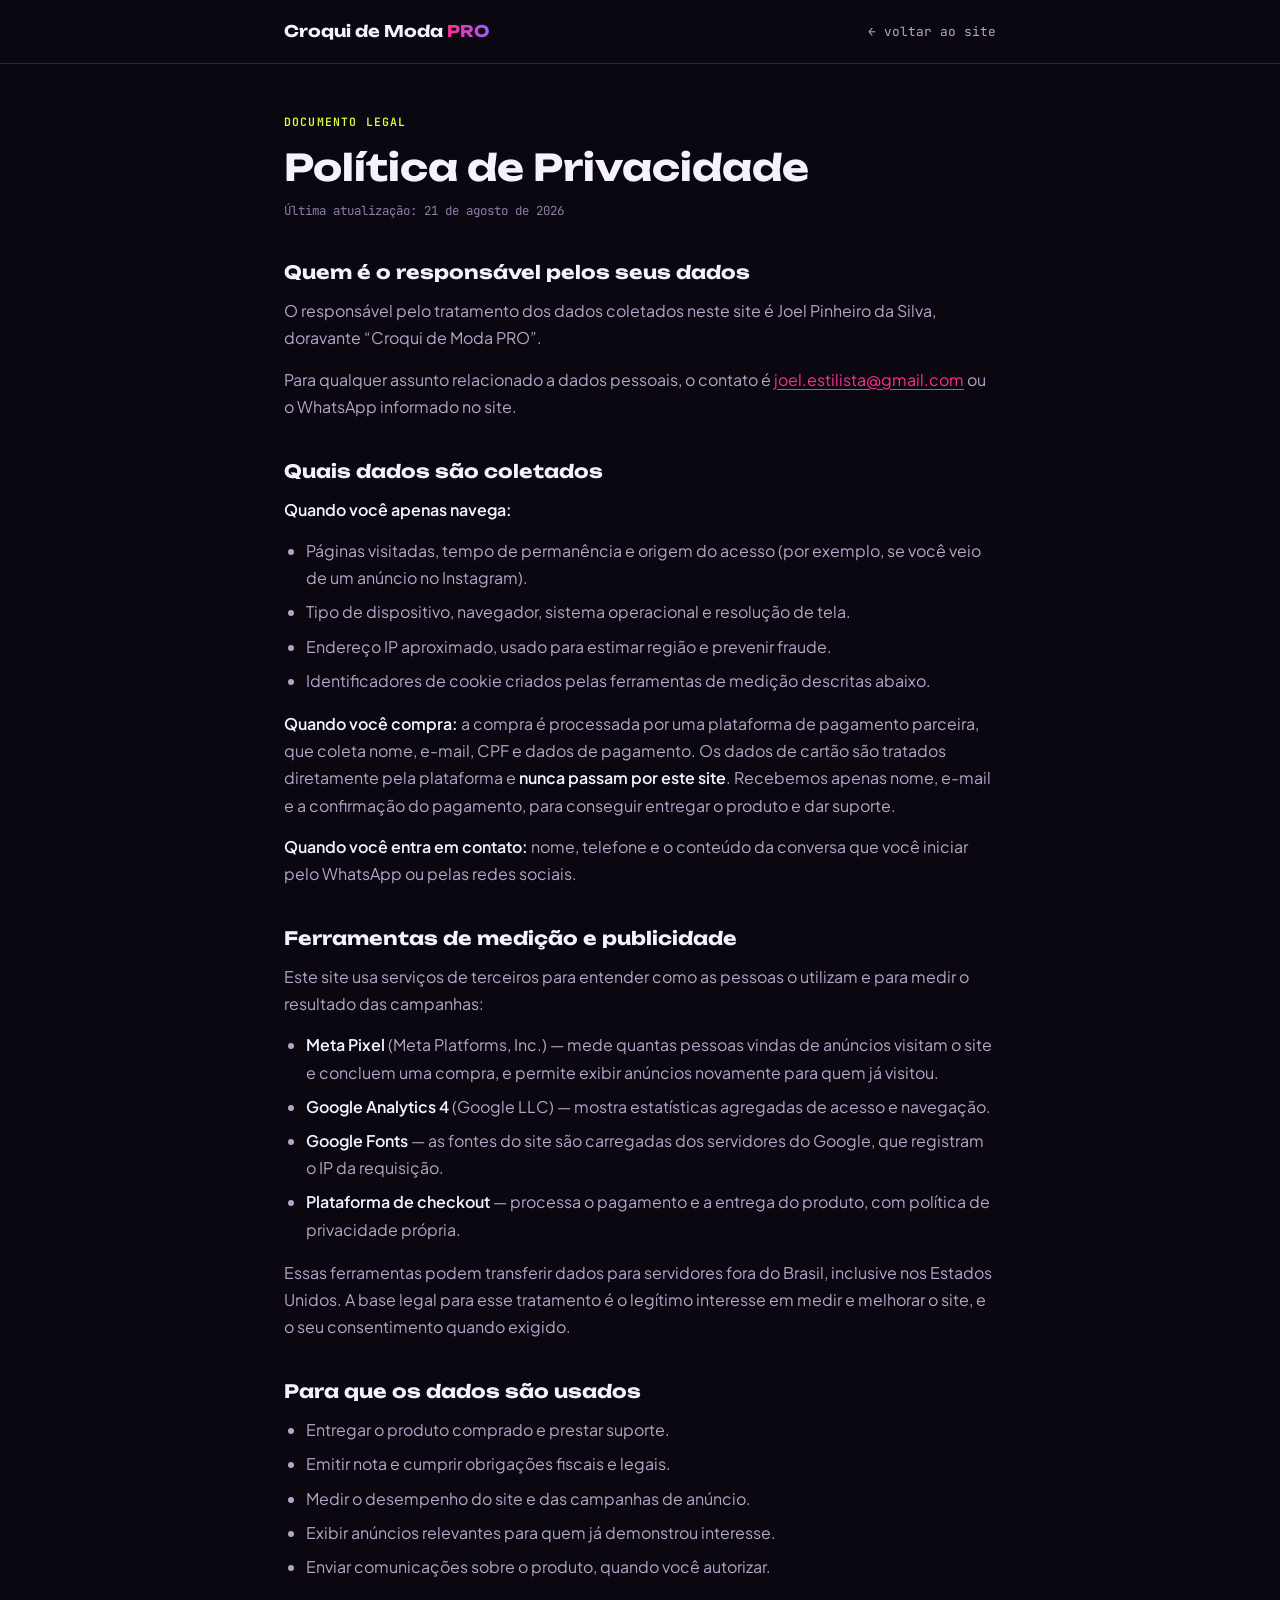
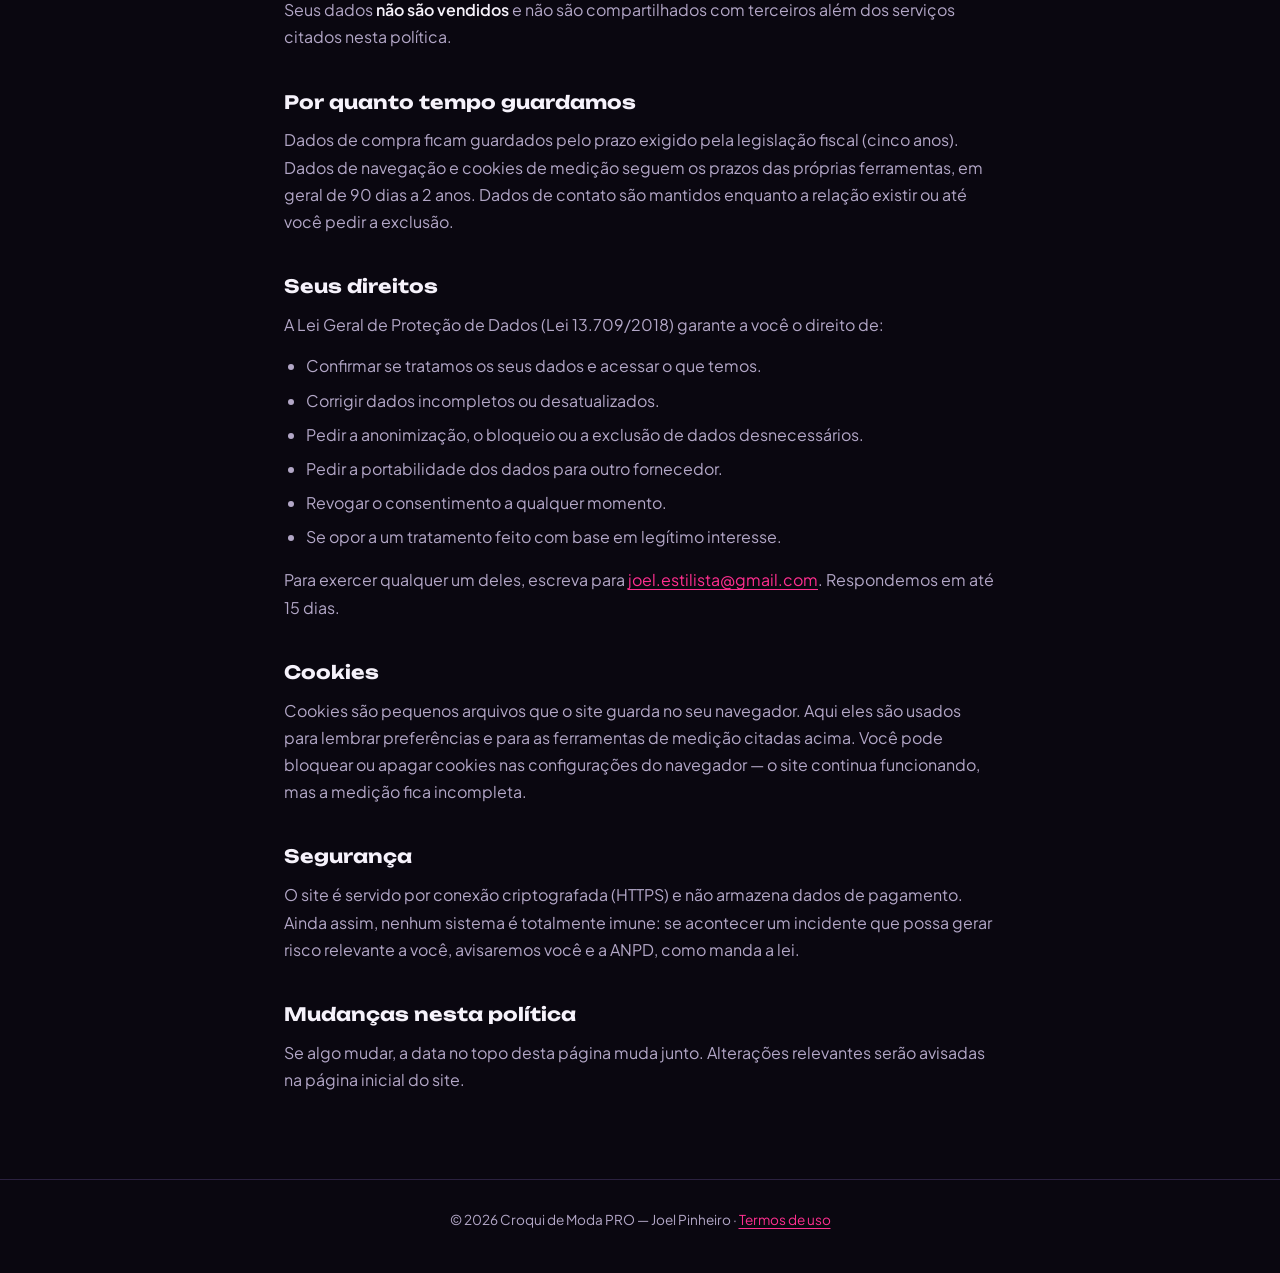
<file: privacidade.html>
<!DOCTYPE html>
<html lang="pt-BR">
<head>
<meta charset="UTF-8">
<meta name="viewport" content="width=device-width, initial-scale=1.0">
<title>Política de Privacidade – Croqui de Moda PRO</title>
<meta name="description" content="Como o Croqui de Moda PRO coleta, usa e protege os seus dados pessoais.">
<meta name="robots" content="index, follow">
<meta name="theme-color" content="#0a0710">
<link rel="preconnect" href="https://fonts.googleapis.com">
<link rel="preconnect" href="https://fonts.gstatic.com" crossorigin>
<link href="https://fonts.googleapis.com/css2?family=Unbounded:wght@700&family=Plus+Jakarta+Sans:wght@400;600&family=JetBrains+Mono:wght@500&display=swap" rel="stylesheet">
<link rel="stylesheet" href="legal.css">
</head>
<body>

<header class="legal">
  <div class="wrap">
    <a class="brand" href="index.html">Croqui de Moda <span>PRO</span></a>
    <a class="back" href="index.html">← voltar ao site</a>
  </div>
</header>

<main>
  <div class="wrap">
    <div class="eyebrow">Documento legal</div>
    <h1>Política de Privacidade</h1>
    <p class="updated">Última atualização: 21 de agosto de 2026</p>

    <h2>Quem é o responsável pelos seus dados</h2>
    <p>O responsável pelo tratamento dos dados coletados neste site é Joel Pinheiro da Silva, doravante “Croqui de Moda PRO”.</p>
    <p>Para qualquer assunto relacionado a dados pessoais, o contato é <a href="mailto:joel.estilista@gmail.com">joel.estilista@gmail.com</a> ou o WhatsApp informado no site.</p>

    <h2>Quais dados são coletados</h2>
    <p><strong>Quando você apenas navega:</strong></p>
    <ul>
      <li>Páginas visitadas, tempo de permanência e origem do acesso (por exemplo, se você veio de um anúncio no Instagram).</li>
      <li>Tipo de dispositivo, navegador, sistema operacional e resolução de tela.</li>
      <li>Endereço IP aproximado, usado para estimar região e prevenir fraude.</li>
      <li>Identificadores de cookie criados pelas ferramentas de medição descritas abaixo.</li>
    </ul>
    <p><strong>Quando você compra:</strong> a compra é processada por uma plataforma de pagamento parceira, que coleta nome, e-mail, CPF e dados de pagamento. Os dados de cartão são tratados diretamente pela plataforma e <strong>nunca passam por este site</strong>. Recebemos apenas nome, e-mail e a confirmação do pagamento, para conseguir entregar o produto e dar suporte.</p>
    <p><strong>Quando você entra em contato:</strong> nome, telefone e o conteúdo da conversa que você iniciar pelo WhatsApp ou pelas redes sociais.</p>

    <h2>Ferramentas de medição e publicidade</h2>
    <p>Este site usa serviços de terceiros para entender como as pessoas o utilizam e para medir o resultado das campanhas:</p>
    <ul>
      <li><strong>Meta Pixel</strong> (Meta Platforms, Inc.) — mede quantas pessoas vindas de anúncios visitam o site e concluem uma compra, e permite exibir anúncios novamente para quem já visitou.</li>
      <li><strong>Google Analytics 4</strong> (Google LLC) — mostra estatísticas agregadas de acesso e navegação.</li>
      <li><strong>Google Fonts</strong> — as fontes do site são carregadas dos servidores do Google, que registram o IP da requisição.</li>
      <li><strong>Plataforma de checkout</strong> — processa o pagamento e a entrega do produto, com política de privacidade própria.</li>
    </ul>
    <p>Essas ferramentas podem transferir dados para servidores fora do Brasil, inclusive nos Estados Unidos. A base legal para esse tratamento é o legítimo interesse em medir e melhorar o site, e o seu consentimento quando exigido.</p>

    <h2>Para que os dados são usados</h2>
    <ul>
      <li>Entregar o produto comprado e prestar suporte.</li>
      <li>Emitir nota e cumprir obrigações fiscais e legais.</li>
      <li>Medir o desempenho do site e das campanhas de anúncio.</li>
      <li>Exibir anúncios relevantes para quem já demonstrou interesse.</li>
      <li>Enviar comunicações sobre o produto, quando você autorizar.</li>
    </ul>
    <p>Seus dados <strong>não são vendidos</strong> e não são compartilhados com terceiros além dos serviços citados nesta política.</p>

    <h2>Por quanto tempo guardamos</h2>
    <p>Dados de compra ficam guardados pelo prazo exigido pela legislação fiscal (cinco anos). Dados de navegação e cookies de medição seguem os prazos das próprias ferramentas, em geral de 90 dias a 2 anos. Dados de contato são mantidos enquanto a relação existir ou até você pedir a exclusão.</p>

    <h2>Seus direitos</h2>
    <p>A Lei Geral de Proteção de Dados (Lei 13.709/2018) garante a você o direito de:</p>
    <ul>
      <li>Confirmar se tratamos os seus dados e acessar o que temos.</li>
      <li>Corrigir dados incompletos ou desatualizados.</li>
      <li>Pedir a anonimização, o bloqueio ou a exclusão de dados desnecessários.</li>
      <li>Pedir a portabilidade dos dados para outro fornecedor.</li>
      <li>Revogar o consentimento a qualquer momento.</li>
      <li>Se opor a um tratamento feito com base em legítimo interesse.</li>
    </ul>
    <p>Para exercer qualquer um deles, escreva para <a href="mailto:joel.estilista@gmail.com">joel.estilista@gmail.com</a>. Respondemos em até 15 dias.</p>

    <h2>Cookies</h2>
    <p>Cookies são pequenos arquivos que o site guarda no seu navegador. Aqui eles são usados para lembrar preferências e para as ferramentas de medição citadas acima. Você pode bloquear ou apagar cookies nas configurações do navegador — o site continua funcionando, mas a medição fica incompleta.</p>

    <h2>Segurança</h2>
    <p>O site é servido por conexão criptografada (HTTPS) e não armazena dados de pagamento. Ainda assim, nenhum sistema é totalmente imune: se acontecer um incidente que possa gerar risco relevante a você, avisaremos você e a ANPD, como manda a lei.</p>

    <h2>Mudanças nesta política</h2>
    <p>Se algo mudar, a data no topo desta página muda junto. Alterações relevantes serão avisadas na página inicial do site.</p>
  </div>
</main>

<footer class="legal">
  <div class="wrap">
    <p>&copy; <span id="year">2026</span> Croqui de Moda PRO — Joel Pinheiro · <a href="termos.html">Termos de uso</a></p>
  </div>
</footer>

<script>
  document.getElementById("year").textContent = new Date().getFullYear();
</script>

</body>
</html>
</file>
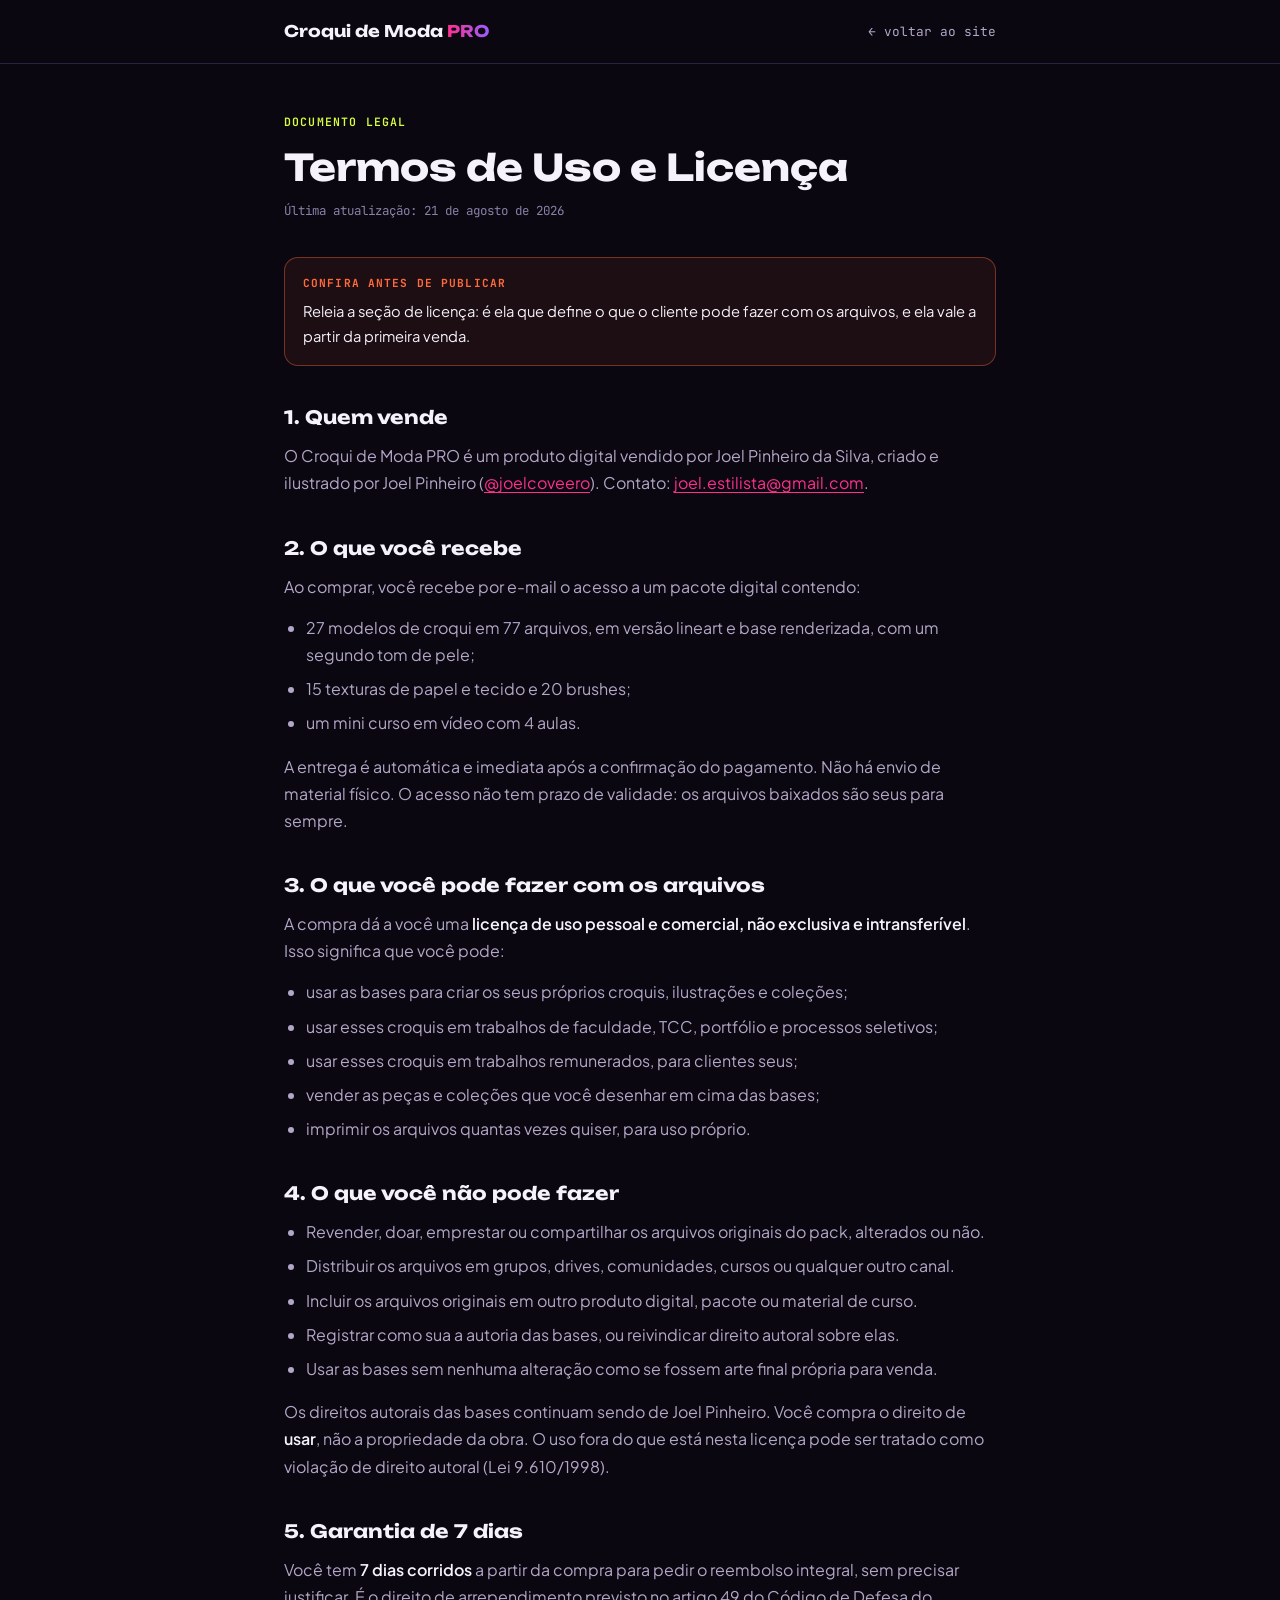
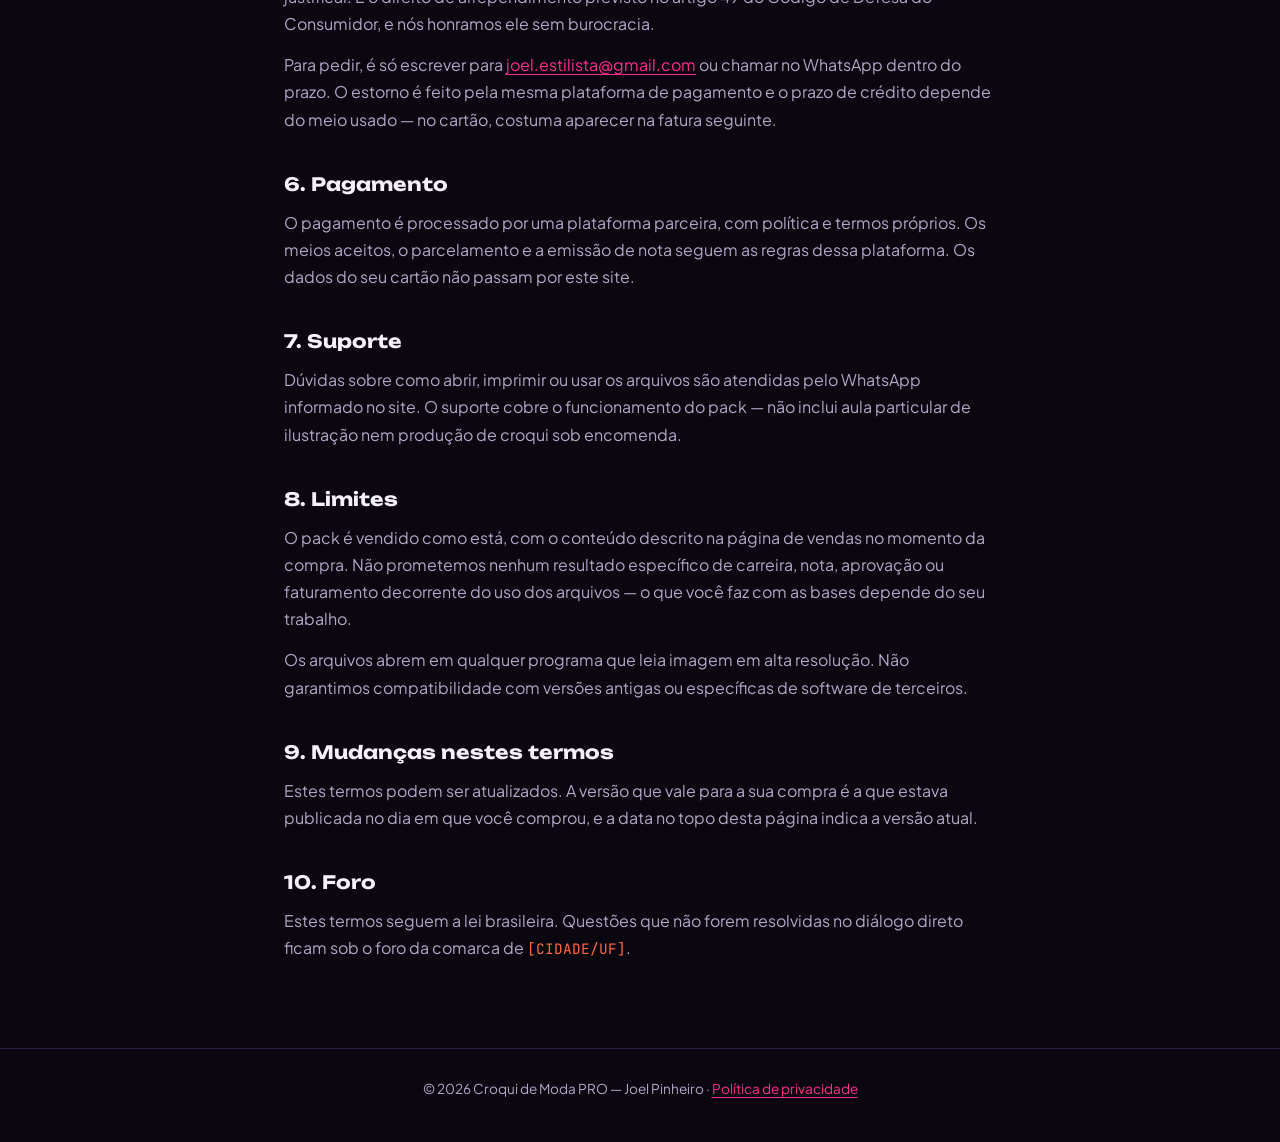
<file: termos.html>
<!DOCTYPE html>
<html lang="pt-BR">
<head>
<meta charset="UTF-8">
<meta name="viewport" content="width=device-width, initial-scale=1.0">
<title>Termos de Uso e Licença – Croqui de Moda PRO</title>
<meta name="description" content="O que você pode e o que não pode fazer com os arquivos do Croqui de Moda PRO, e como funciona a garantia de 7 dias.">
<meta name="robots" content="index, follow">
<meta name="theme-color" content="#0a0710">
<link rel="preconnect" href="https://fonts.googleapis.com">
<link rel="preconnect" href="https://fonts.gstatic.com" crossorigin>
<link href="https://fonts.googleapis.com/css2?family=Unbounded:wght@700&family=Plus+Jakarta+Sans:wght@400;600&family=JetBrains+Mono:wght@500&display=swap" rel="stylesheet">
<link rel="stylesheet" href="legal.css">
</head>
<body>

<header class="legal">
  <div class="wrap">
    <a class="brand" href="index.html">Croqui de Moda <span>PRO</span></a>
    <a class="back" href="index.html">← voltar ao site</a>
  </div>
</header>

<main>
  <div class="wrap">
    <div class="eyebrow">Documento legal</div>
    <h1>Termos de Uso e Licença</h1>
    <p class="updated">Última atualização: 21 de agosto de 2026</p>

    <!--
      TODO(Joel/Lindberg): conferir a seção de licença — é ela que separa "o
      cliente pode usar nos trabalhos dele" de "o cliente pode revender o
      pack". Se algum item aqui não bater com o que você quer permitir,
      ajuste antes de vender o primeiro.
    -->
    <div class="todo">
      <p><b>Confira antes de publicar</b>Releia a seção de licença: é ela que define o que o cliente pode fazer com os arquivos, e ela vale a partir da primeira venda.</p>
    </div>

    <h2>1. Quem vende</h2>
    <p>O Croqui de Moda PRO é um produto digital vendido por Joel Pinheiro da Silva, criado e ilustrado por Joel Pinheiro (<a href="https://www.instagram.com/joelcoveero/" target="_blank" rel="noopener">@joelcoveero</a>). Contato: <a href="mailto:joel.estilista@gmail.com">joel.estilista@gmail.com</a>.</p>

    <h2>2. O que você recebe</h2>
    <p>Ao comprar, você recebe por e-mail o acesso a um pacote digital contendo:</p>
    <ul>
      <li>27 modelos de croqui em 77 arquivos, em versão lineart e base renderizada, com um segundo tom de pele;</li>
      <li>15 texturas de papel e tecido e 20 brushes;</li>
      <li>um mini curso em vídeo com 4 aulas.</li>
    </ul>
    <p>A entrega é automática e imediata após a confirmação do pagamento. Não há envio de material físico. O acesso não tem prazo de validade: os arquivos baixados são seus para sempre.</p>

    <h2>3. O que você pode fazer com os arquivos</h2>
    <p>A compra dá a você uma <strong>licença de uso pessoal e comercial, não exclusiva e intransferível</strong>. Isso significa que você pode:</p>
    <ul>
      <li>usar as bases para criar os seus próprios croquis, ilustrações e coleções;</li>
      <li>usar esses croquis em trabalhos de faculdade, TCC, portfólio e processos seletivos;</li>
      <li>usar esses croquis em trabalhos remunerados, para clientes seus;</li>
      <li>vender as peças e coleções que você desenhar em cima das bases;</li>
      <li>imprimir os arquivos quantas vezes quiser, para uso próprio.</li>
    </ul>

    <h2>4. O que você não pode fazer</h2>
    <ul>
      <li>Revender, doar, emprestar ou compartilhar os arquivos originais do pack, alterados ou não.</li>
      <li>Distribuir os arquivos em grupos, drives, comunidades, cursos ou qualquer outro canal.</li>
      <li>Incluir os arquivos originais em outro produto digital, pacote ou material de curso.</li>
      <li>Registrar como sua a autoria das bases, ou reivindicar direito autoral sobre elas.</li>
      <li>Usar as bases sem nenhuma alteração como se fossem arte final própria para venda.</li>
    </ul>
    <p>Os direitos autorais das bases continuam sendo de Joel Pinheiro. Você compra o direito de <strong>usar</strong>, não a propriedade da obra. O uso fora do que está nesta licença pode ser tratado como violação de direito autoral (Lei 9.610/1998).</p>

    <h2>5. Garantia de 7 dias</h2>
    <p>Você tem <strong>7 dias corridos</strong> a partir da compra para pedir o reembolso integral, sem precisar justificar. É o direito de arrependimento previsto no artigo 49 do Código de Defesa do Consumidor, e nós honramos ele sem burocracia.</p>
    <p>Para pedir, é só escrever para <a href="mailto:joel.estilista@gmail.com">joel.estilista@gmail.com</a> ou chamar no WhatsApp dentro do prazo. O estorno é feito pela mesma plataforma de pagamento e o prazo de crédito depende do meio usado — no cartão, costuma aparecer na fatura seguinte.</p>

    <h2>6. Pagamento</h2>
    <p>O pagamento é processado por uma plataforma parceira, com política e termos próprios. Os meios aceitos, o parcelamento e a emissão de nota seguem as regras dessa plataforma. Os dados do seu cartão não passam por este site.</p>

    <h2>7. Suporte</h2>
    <p>Dúvidas sobre como abrir, imprimir ou usar os arquivos são atendidas pelo WhatsApp informado no site. O suporte cobre o funcionamento do pack — não inclui aula particular de ilustração nem produção de croqui sob encomenda.</p>

    <h2>8. Limites</h2>
    <p>O pack é vendido como está, com o conteúdo descrito na página de vendas no momento da compra. Não prometemos nenhum resultado específico de carreira, nota, aprovação ou faturamento decorrente do uso dos arquivos — o que você faz com as bases depende do seu trabalho.</p>
    <p>Os arquivos abrem em qualquer programa que leia imagem em alta resolução. Não garantimos compatibilidade com versões antigas ou específicas de software de terceiros.</p>

    <h2>9. Mudanças nestes termos</h2>
    <p>Estes termos podem ser atualizados. A versão que vale para a sua compra é a que estava publicada no dia em que você comprou, e a data no topo desta página indica a versão atual.</p>

    <h2>10. Foro</h2>
    <p>Estes termos seguem a lei brasileira. Questões que não forem resolvidas no diálogo direto ficam sob o foro da comarca de <span class="pend">[CIDADE/UF]</span>.</p>
  </div>
</main>

<footer class="legal">
  <div class="wrap">
    <p>&copy; <span id="year">2026</span> Croqui de Moda PRO — Joel Pinheiro · <a href="privacidade.html">Política de privacidade</a></p>
  </div>
</footer>

<script>
  document.getElementById("year").textContent = new Date().getFullYear();
</script>

</body>
</html>
</file>
<file: legal.css>
/* Estilo compartilhado pelas páginas de privacidade e termos.
   Mesma paleta da landing, sem nenhum dos componentes animados: são páginas
   para ler, e precisam abrir rápido em qualquer conexão. */
:root{
  --bg:#0a0710;
  --bg-card:#171025;
  --ink:#f6f2fb;
  --ink-soft:#b3a7c7;
  --ink-faint:#8b80a8;
  --line:#2b2140;
  --pink:#ff2f8f;
  --lime:#d7ff3e;
  --violet:#9b5cff;
  --radius:14px;
  --font-display:'Unbounded',sans-serif;
  --font-body:'Plus Jakarta Sans',sans-serif;
  --font-mono:'JetBrains Mono',monospace;
}
*{box-sizing:border-box;}
html{overflow-x:clip;}
body{
  margin:0;background:var(--bg);color:var(--ink);
  font-family:var(--font-body);line-height:1.7;font-size:1rem;
}
.wrap{max-width:760px;margin:0 auto;padding:0 24px;}

header.legal{border-bottom:1px solid var(--line);padding:18px 0;}
header.legal .wrap{display:flex;align-items:center;justify-content:space-between;gap:16px;}
.brand{
  font-family:var(--font-display);font-weight:700;font-size:1rem;
  color:var(--ink);text-decoration:none;
}
.brand span{
  background:linear-gradient(90deg,var(--pink),var(--violet));
  -webkit-background-clip:text;background-clip:text;color:transparent;
}
.back{
  font-family:var(--font-mono);font-size:.8rem;color:var(--ink-soft);
  text-decoration:none;
}
.back:hover{color:var(--lime);}

main{padding:48px 0 72px;}
.eyebrow{
  font-family:var(--font-mono);text-transform:uppercase;letter-spacing:.1em;
  font-size:.72rem;color:var(--lime);font-weight:600;margin-bottom:14px;
}
h1{font-family:var(--font-display);font-size:clamp(1.7rem,4vw,2.3rem);line-height:1.15;margin:0 0 12px;}
.updated{font-family:var(--font-mono);font-size:.78rem;color:var(--ink-faint);margin:0 0 36px;}
h2{
  font-family:var(--font-display);font-size:1.15rem;font-weight:700;
  margin:40px 0 12px;line-height:1.3;
}
p{margin:0 0 14px;color:var(--ink-soft);}
p strong,li strong{color:var(--ink);font-weight:600;}
ul{margin:0 0 16px;padding-left:22px;color:var(--ink-soft);}
li{margin:7px 0;}
a{color:var(--pink);text-underline-offset:3px;}
a:hover{color:var(--lime);}

.todo{
  background:rgba(255,106,61,.08);border:1px solid rgba(255,106,61,.4);
  border-radius:var(--radius);padding:16px 18px;margin:0 0 28px;
}
.todo p{margin:0;color:var(--ink);font-size:.92rem;}
.todo b{
  display:block;font-family:var(--font-mono);font-size:.7rem;letter-spacing:.1em;
  text-transform:uppercase;color:#ff6a3d;margin-bottom:6px;
}
.pend{color:#ff6a3d;font-family:var(--font-mono);font-size:.9em;}

footer.legal{
  border-top:1px solid var(--line);padding:28px 0;
  color:var(--ink-faint);font-size:.85rem;text-align:center;
}
a:focus-visible, .brand:focus-visible{
  outline:2px solid var(--lime);outline-offset:3px;border-radius:4px;
}
</file>
